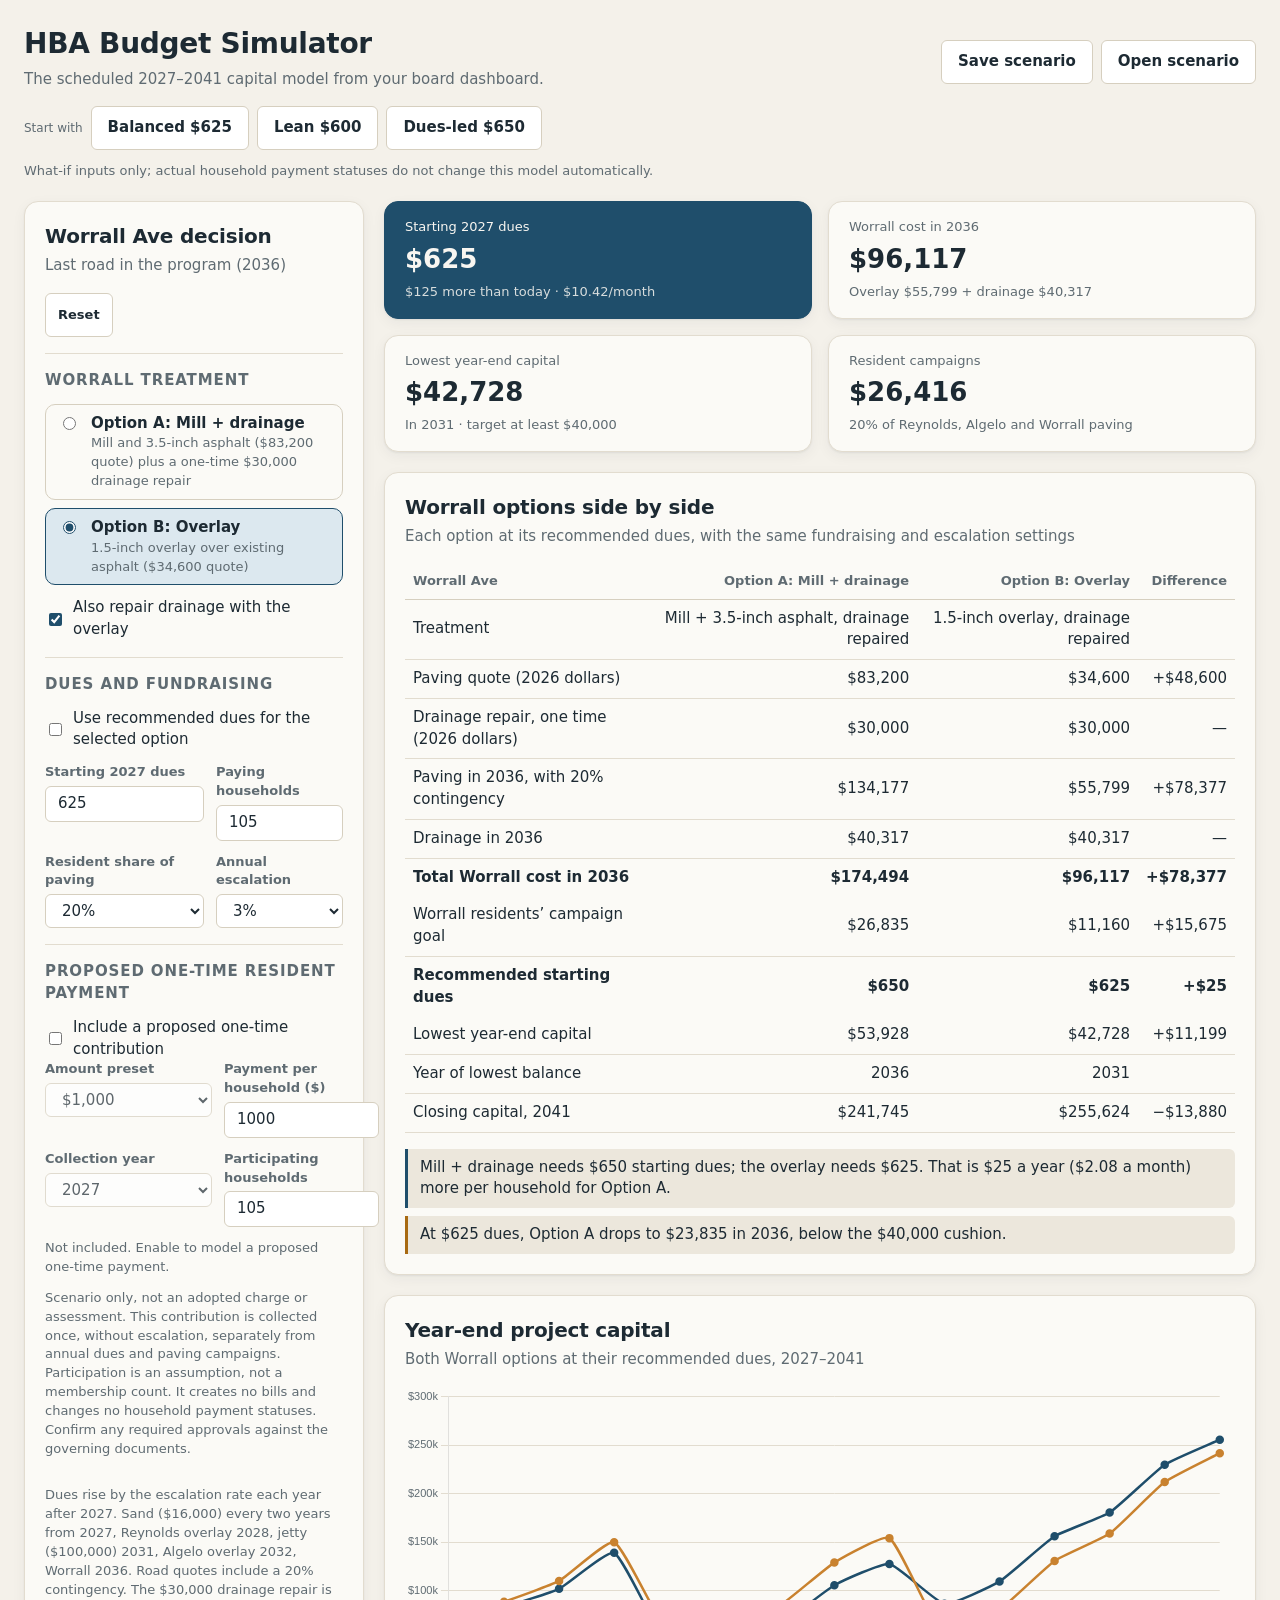
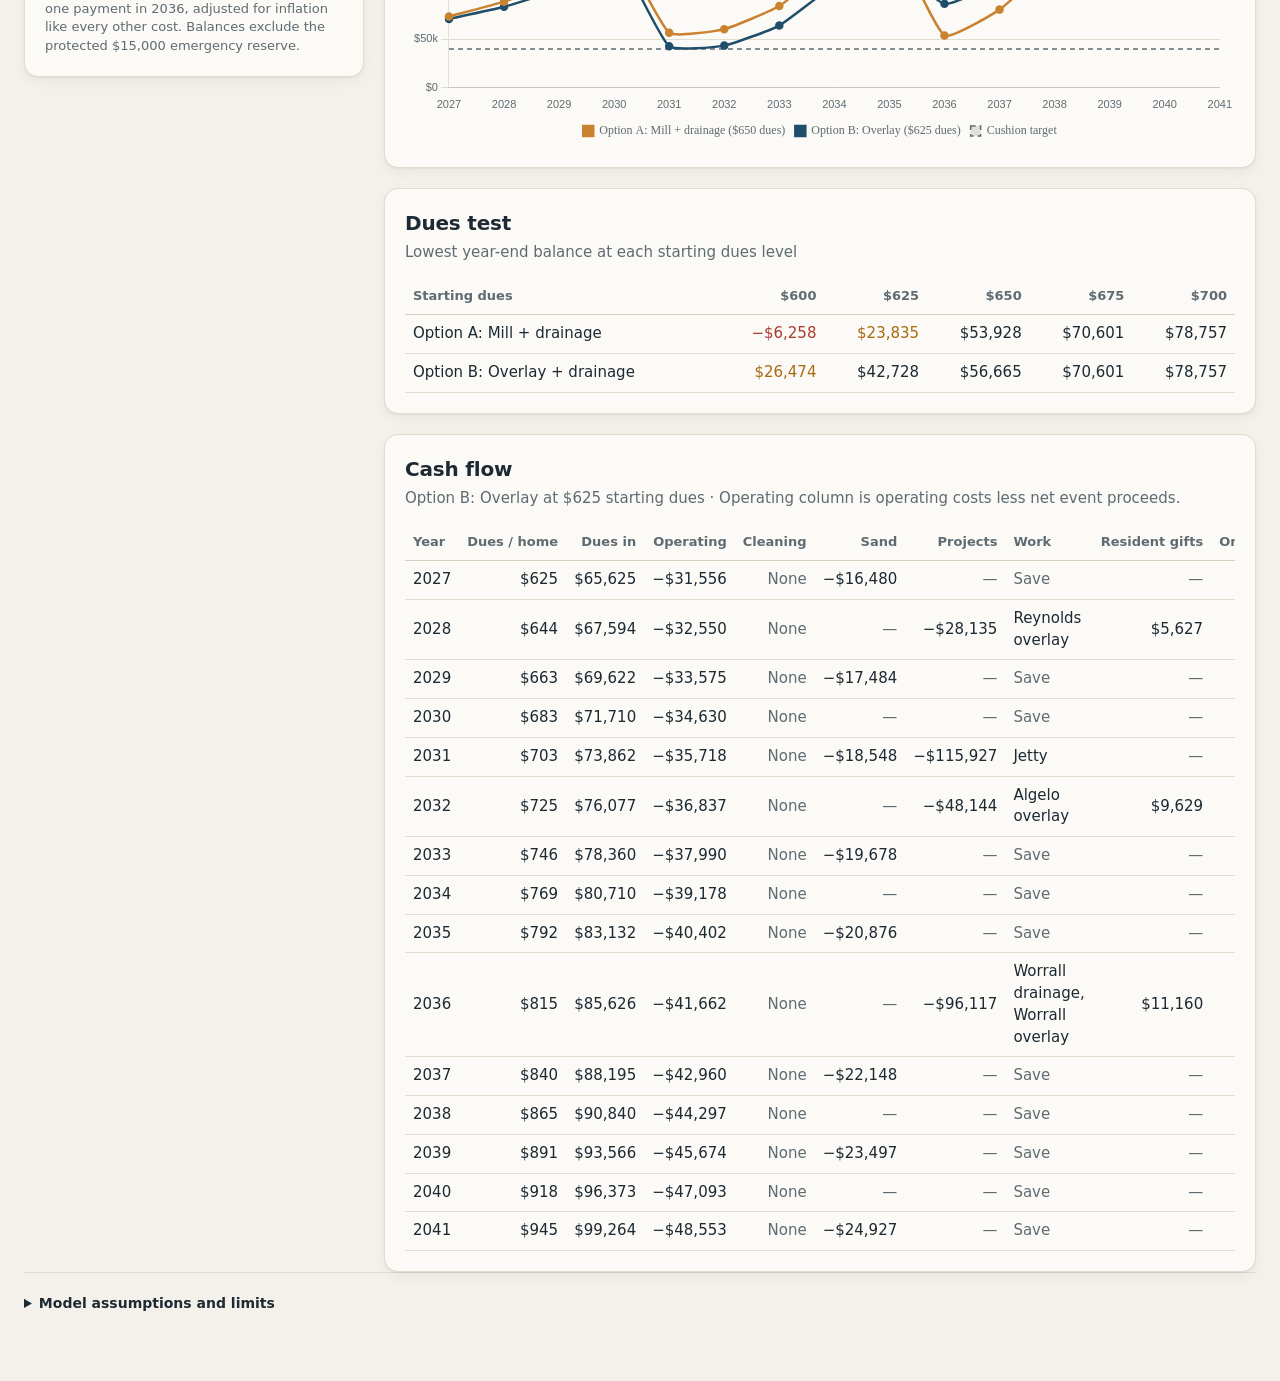
<file: private-app/board-budget/dashboard.html>
<!doctype html><html lang="en"><head><meta charset="utf-8"><meta name="viewport" content="width=device-width,initial-scale=1">
<title>HBA Budget Simulator</title>
<link href="https://api.fontshare.com/v2/css?f[]=satoshi@400,500,700&f[]=general-sans@500,600&display=swap" rel="stylesheet">
<link rel="stylesheet" href="styles.css"><link rel="stylesheet" href="simulator.css">
<script src="../sand-school/vendor/chart.umd.min.js"></script></head>
<body><main class="simulator-page"><header class="simulator-top"><div><h1>HBA Budget Simulator</h1><p class="muted">The scheduled 2027–2041 capital model from your board dashboard.</p></div>
<div class="btn-row"><button class="btn btn-ghost" id="sim-save" type="button">Save scenario</button><label class="btn btn-ghost" for="sim-open">Open scenario</label><input type="file" id="sim-open" accept=".json,application/json" hidden></div></header>
<div class="sim-presets"><span>Start with</span><button type="button" class="btn btn-ghost" data-preset="balanced">Balanced $625</button><button type="button" class="btn btn-ghost" data-preset="lean">Lean $600</button><button type="button" class="btn btn-ghost" data-preset="dues">Dues-led $650</button></div>
<p class="note" id="sim-save-state" role="status">What-if inputs only; actual household payment statuses do not change this model automatically.</p>
<section class="view active" id="view-capital">
      <div class="sim">
        <div class="card sim-controls">
          <div class="card-head"><div><h2>Worrall Ave decision</h2><p class="muted">Last road in the program (2036)</p></div><button class="btn btn-ghost btn-sm" id="capReset">Reset</button></div>
          <div class="ctl-group">
            <h3>Worrall treatment</h3>
            <div class="radio-cards" id="capOption">
              <label><input type="radio" name="capopt" value="A"><span><b>Option A: Mill + drainage</b><small>Mill and 3.5-inch asphalt ($83,200 quote) plus a one-time $30,000 drainage repair</small></span></label>
              <label><input type="radio" name="capopt" value="B"><span><b>Option B: Overlay</b><small>1.5-inch overlay over existing asphalt ($34,600 quote)</small></span></label>
            </div>
            <label class="check"><input type="checkbox" id="capDrainB"> Also repair drainage with the overlay</label>
          </div>
          <div class="ctl-group">
            <h3>Dues and fundraising</h3>
            <label class="check" style="margin-bottom:var(--space-3)"><input type="checkbox" id="capAutoDues"> Use recommended dues for the selected option</label>
            <div class="form-grid">
              <label>Starting 2027 dues<input type="number" id="capDues" min="400" max="1200" step="5"></label>
              <label>Paying households<input type="number" id="capHH" min="50" max="112" step="1"></label>
              <label>Resident share of paving<select id="capFund"><option value="0">0% (dues only)</option><option value="0.1">10%</option><option value="0.2">20%</option><option value="0.3">30%</option></select></label>
              <label>Annual escalation<select id="capEsc"><option value="0.02">2%</option><option value="0.03">3%</option><option value="0.04">4%</option></select></label>
            </div>
          </div>
          <div class="ctl-group" id="cap-clean-private" hidden>
            <h3>Three-year beach cleaning allowance</h3>
            <label class="check"><input type="checkbox" id="capCleanEnabled"> Include beach cleaning contract allowance</label>
            <div class="form-grid">
              <label>Quoted amount ($)<input id="capCleanAmount" type="number" min="0" max="1000000" step="0.01"></label>
              <label>Price covers<select id="capCleanBasis"><option value="annual">Each year</option><option value="total">All three years</option></select></label>
              <label>Provisional first year<select id="capCleanYear"></select></label>
            </div>
            <p class="note" id="capCleanSummary"></p>
            <p class="note">Board-only planning from an unsigned sample agreement. The private source provides a fixed per-cleaning price and eight cleanings per season. No escalation or automatic renewal is applied. Rescheduling does not reduce the eight-cleaning annual allowance. Check operating-budget overlap before adoption. Exported board scenarios may include private costs; do not share them publicly.</p>
          </div>
          <div class="ctl-group">
            <h3>Proposed one-time resident payment</h3>
            <label class="check"><input type="checkbox" id="capOnceEnabled"> Include a proposed one-time contribution</label>
            <div class="form-grid">
              <label>Amount preset<select id="capOncePreset"><option value="250">$250</option><option value="500">$500</option><option value="1000">$1,000</option><option value="1500">$1,500</option><option value="2000">$2,000</option><option value="custom">Custom amount</option></select></label>
              <label>Payment per household ($)<input type="number" id="capOnceAmount" min="0" max="1000000" step="0.01"></label>
              <label>Collection year<select id="capOnceYear"></select></label>
              <label>Participating households<input type="number" id="capOnceHH" min="0" max="1000" step="1"></label>
            </div>
            <p class="note" id="capOnceSummary" role="status"></p>
            <p class="note">Scenario only, not an adopted charge or assessment. This contribution is collected once, without escalation, separately from annual dues and paving campaigns. Participation is an assumption, not a membership count. It creates no bills and changes no household payment statuses. Confirm any required approvals against the governing documents.</p>
          </div>

          <p class="note">Dues rise by the escalation rate each year after 2027. Sand ($16,000) every two years from 2027, Reynolds overlay 2028, jetty ($100,000) 2031, Algelo overlay 2032, Worrall 2036. Road quotes include a 20% contingency. The $30,000 drainage repair is one payment in 2036, adjusted for inflation like every other cost. Balances exclude the protected $15,000 emergency reserve.</p>
        </div>

        <div class="sim-results">
          <div class="kpis kpis-4" id="capKpis"></div>

          <div class="card">
            <div class="card-head"><div><h2>Worrall options side by side</h2><p class="muted">Each option at its recommended dues, with the same fundraising and escalation settings</p></div></div>
            <div class="tbl-scroll"><table class="tbl compact" id="capCompare"></table></div>
            <div class="callouts" id="capCallouts"></div>
          </div>

          <div class="card">
            <div class="card-head"><div><h2>Year-end project capital</h2><p class="muted">Both Worrall options at their recommended dues, 2027–2041</p></div></div>
            <div class="chart-wrap tall"><canvas id="chartCapital" aria-label="Year-end project capital by Worrall option"></canvas></div>
          </div>

          <div class="card">
            <div class="card-head"><div><h2>Dues test</h2><p class="muted">Lowest year-end balance at each starting dues level</p></div></div>
            <div class="tbl-scroll"><table class="tbl compact" id="capDuesTest"></table></div>
          </div>

          <div class="card">
            <div class="card-head"><div><h2>Cash flow</h2><p class="muted" id="capFlowSub"></p></div></div>
            <div class="tbl-scroll"><table class="tbl compact" id="capFlow"></table></div>
          </div>
        </div>
      </div>
    </section>
<details class="sim-assumptions"><summary>Model assumptions and limits</summary><p>Opening capital $53,292.78; operating base $32,195; annual net event proceeds $1,605.30; 105 paying households by default. Sand $16,000 every two years from 2027; Reynolds overlay 2028; one $100,000 jetty 2031; Algelo overlay 2032; Worrall drainage and paving 2036. Base estimates are in 2026 dollars. Paving has 20% contingency. The separate $15,000 emergency reserve is excluded.</p><p>Automatic recommended dues use a $40,000 year-end capital cushion and $25 increments. These are modeling assumptions, not board-adopted dues or reserve policy. No monthly cash-flow, interest, second jetty, storm costs, current quotes, engineering approvals or permit validity is established.</p></details>
</main><script src="app.js"></script></body></html>
</file>
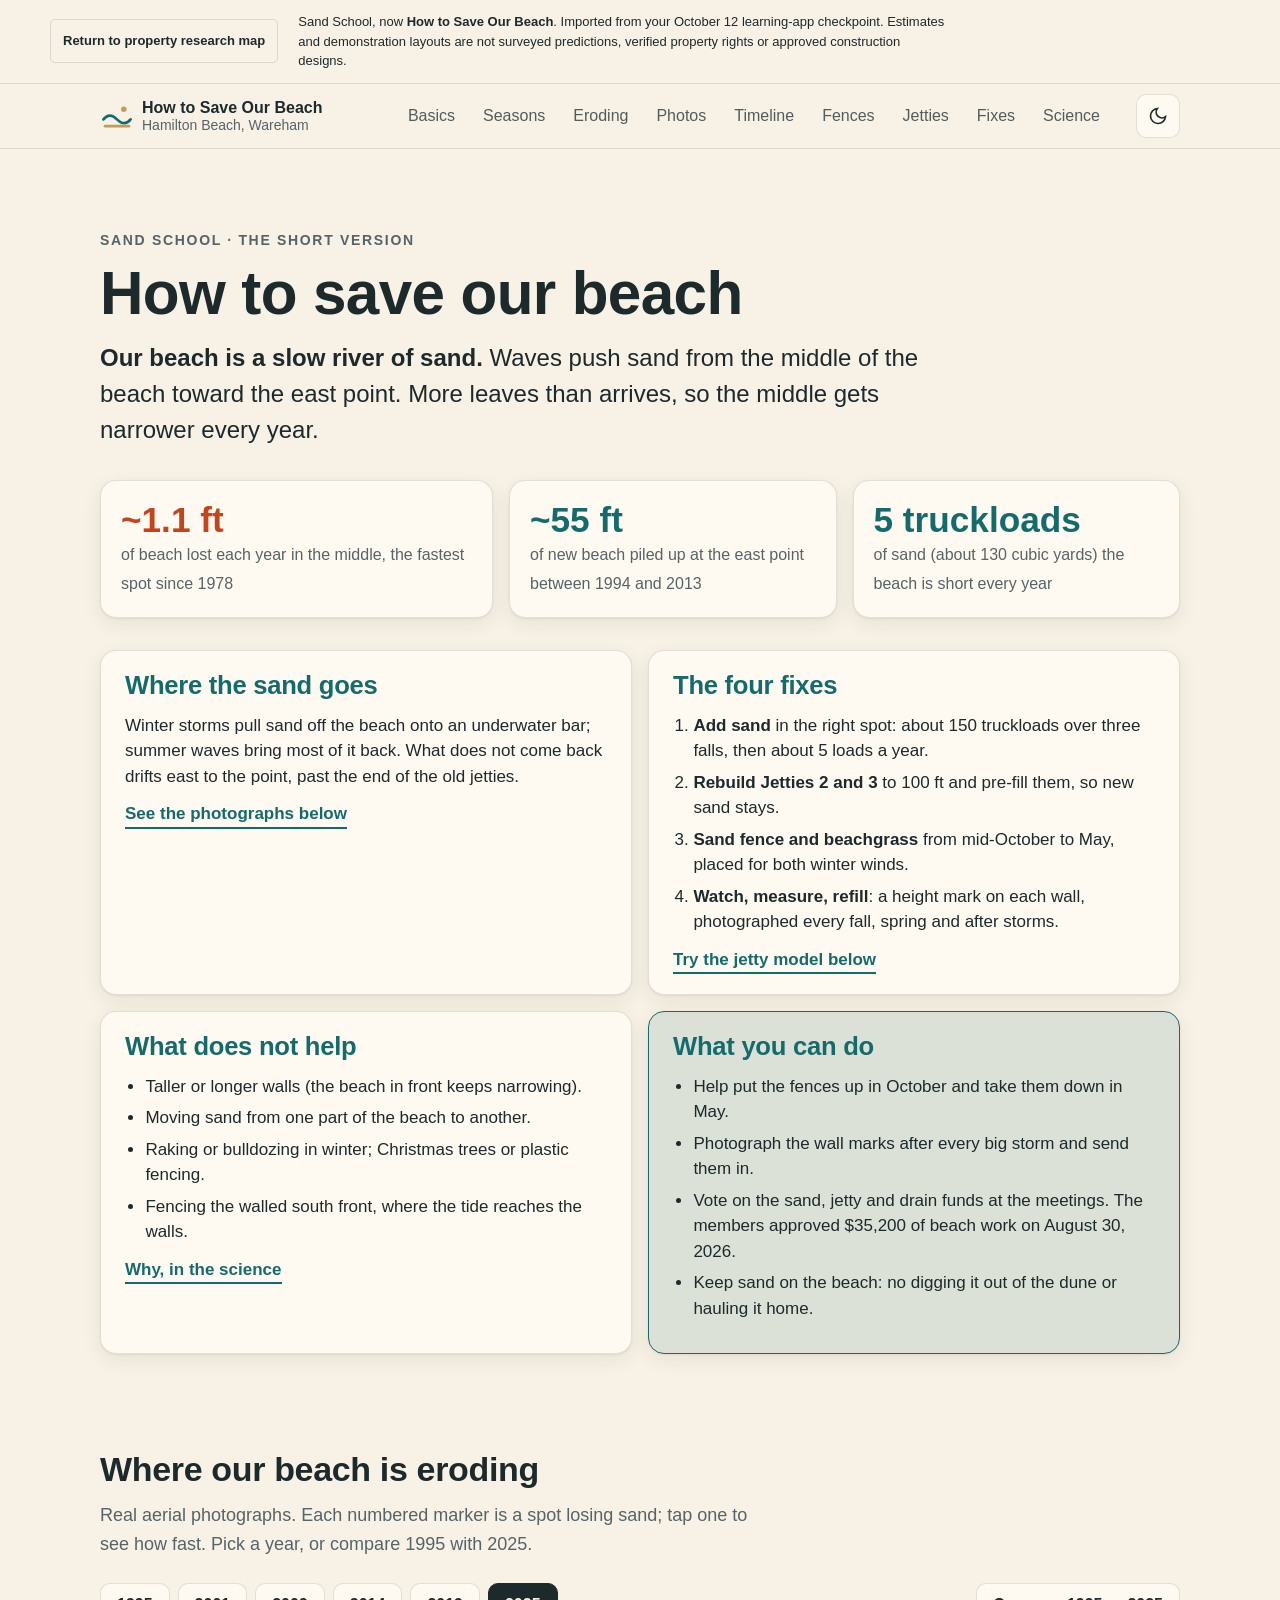
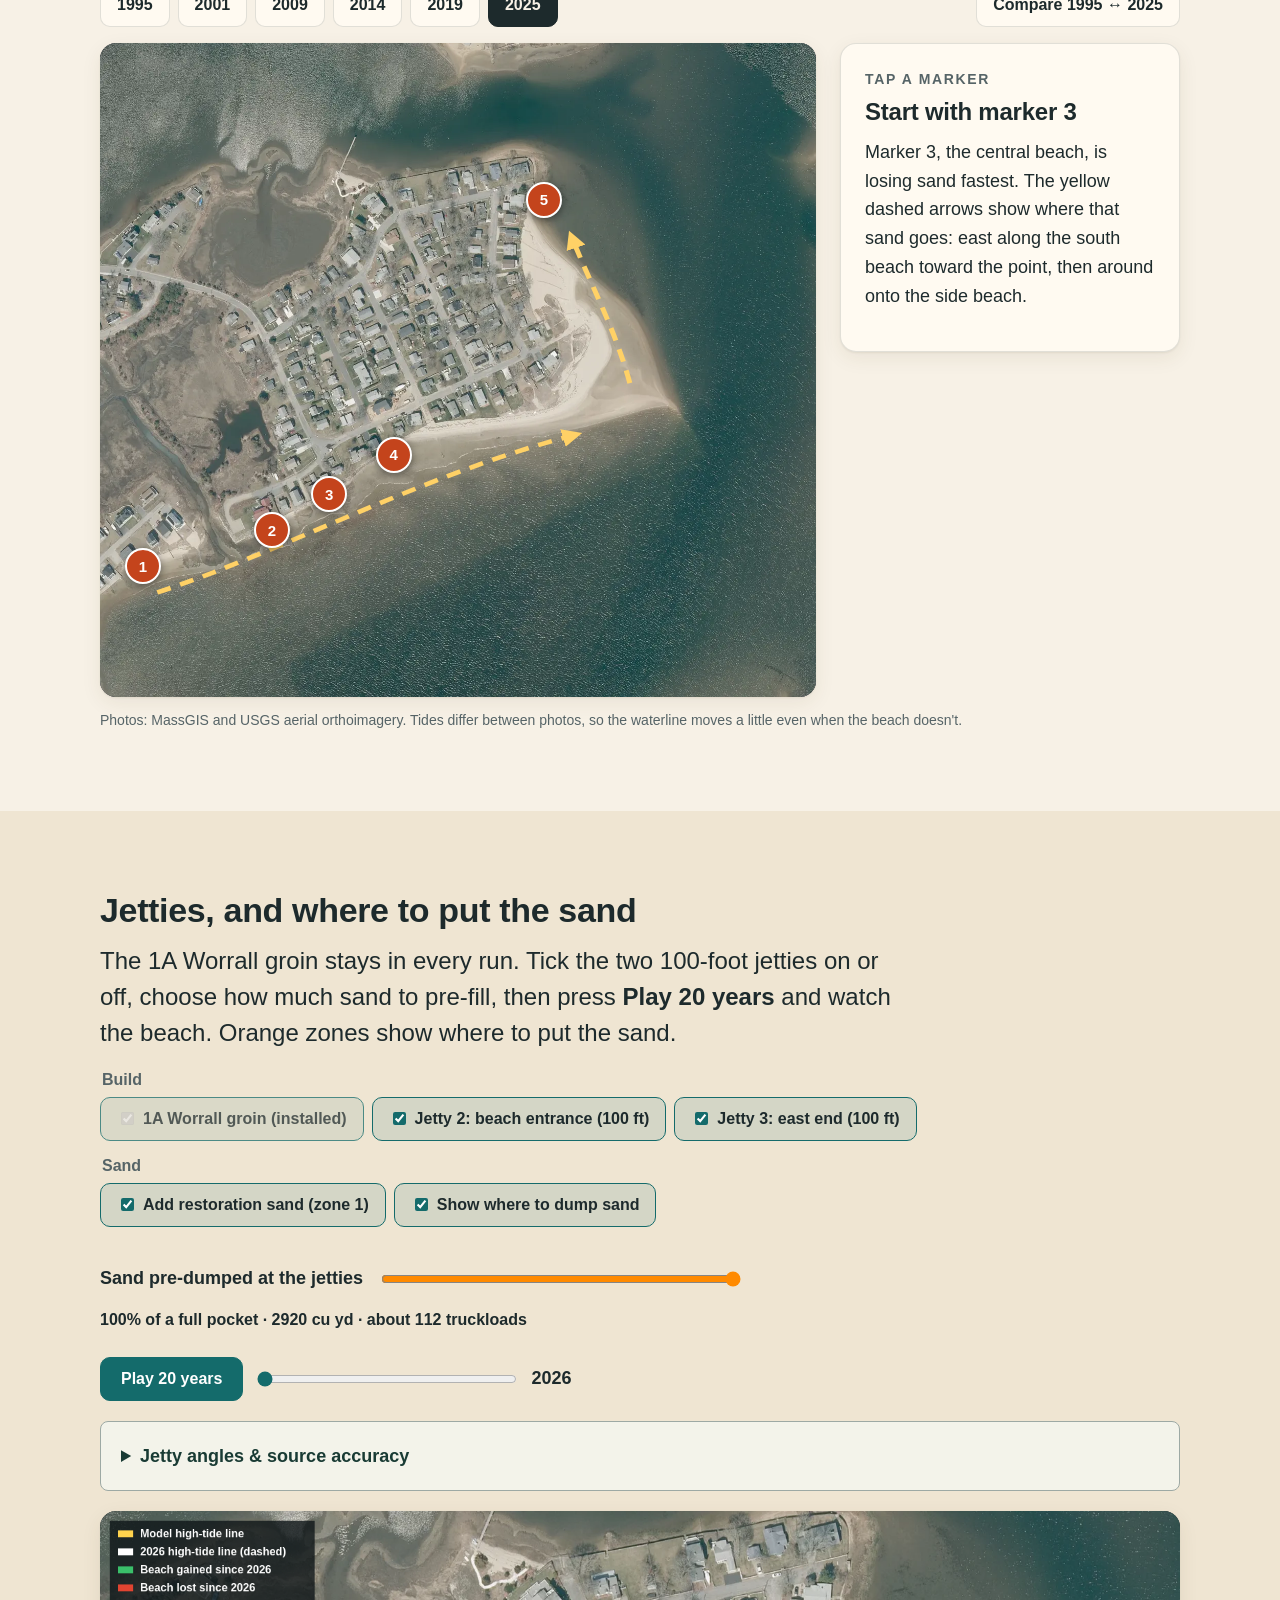
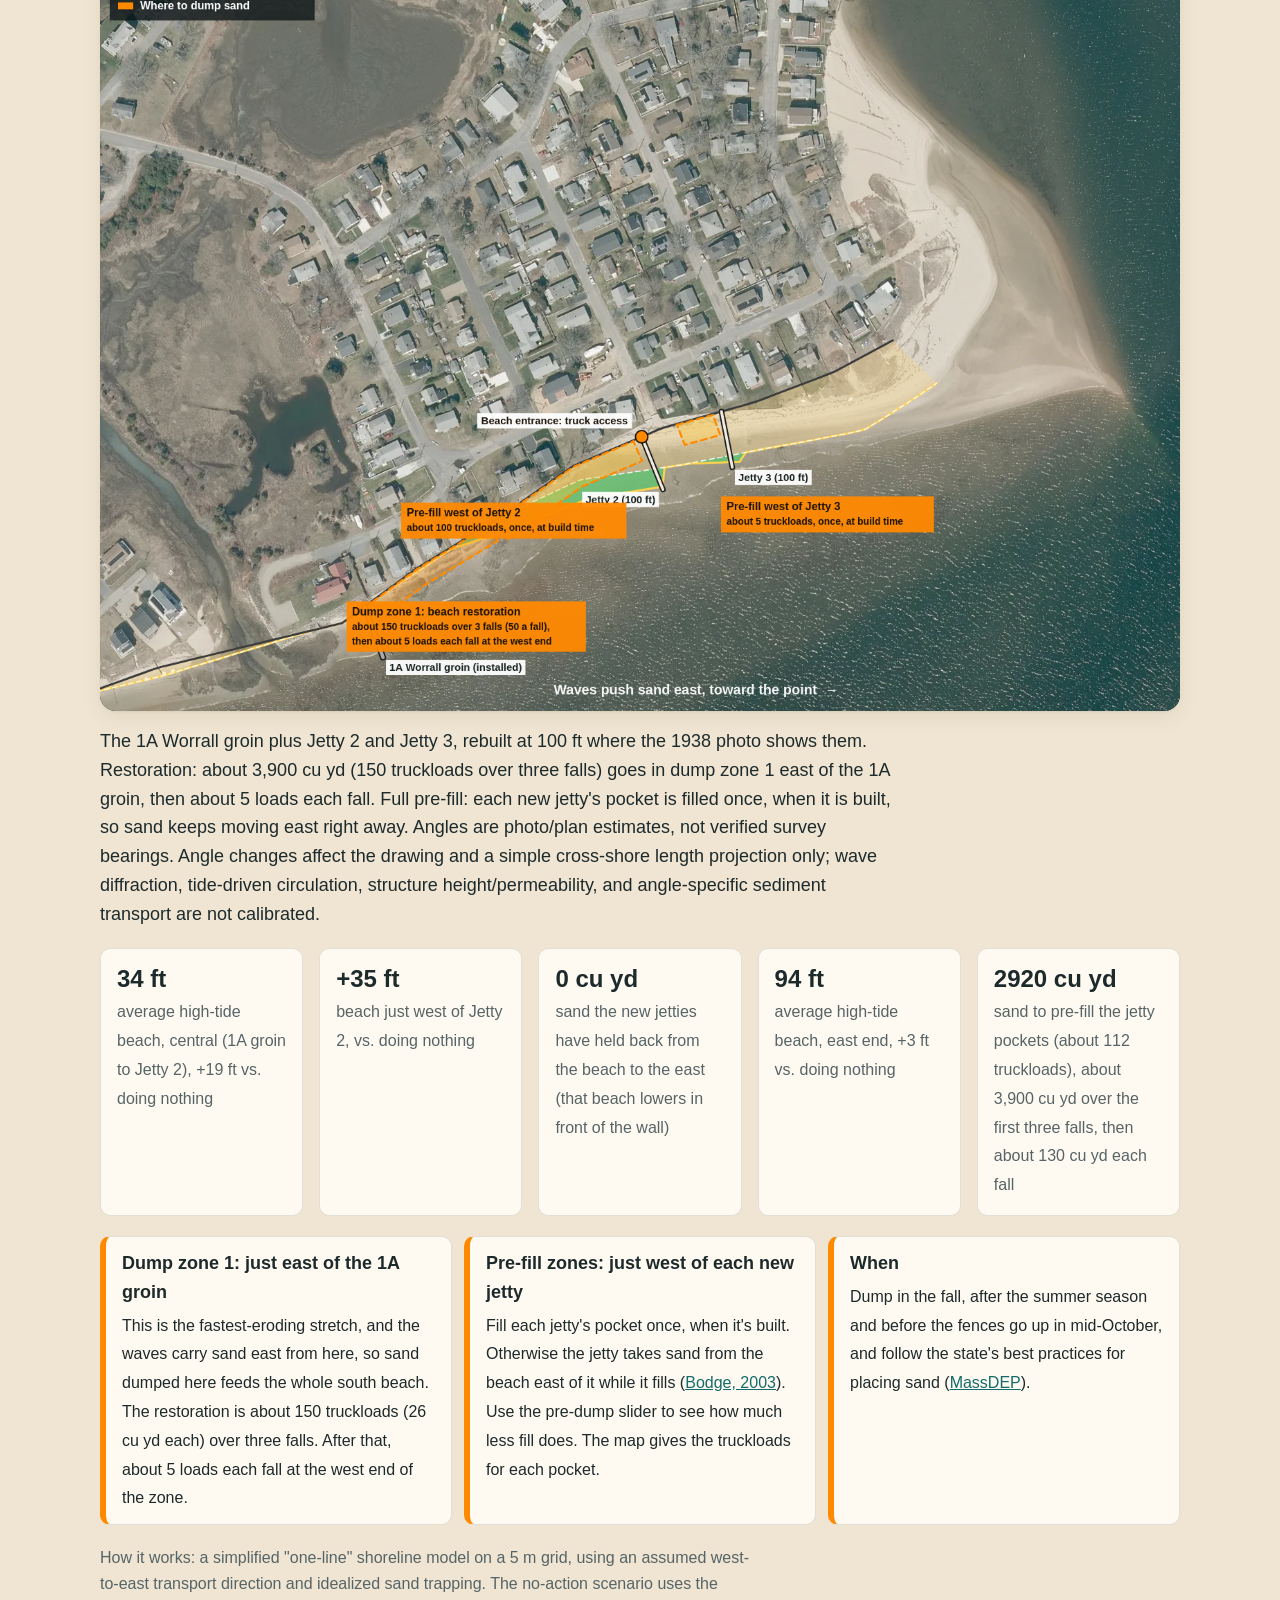
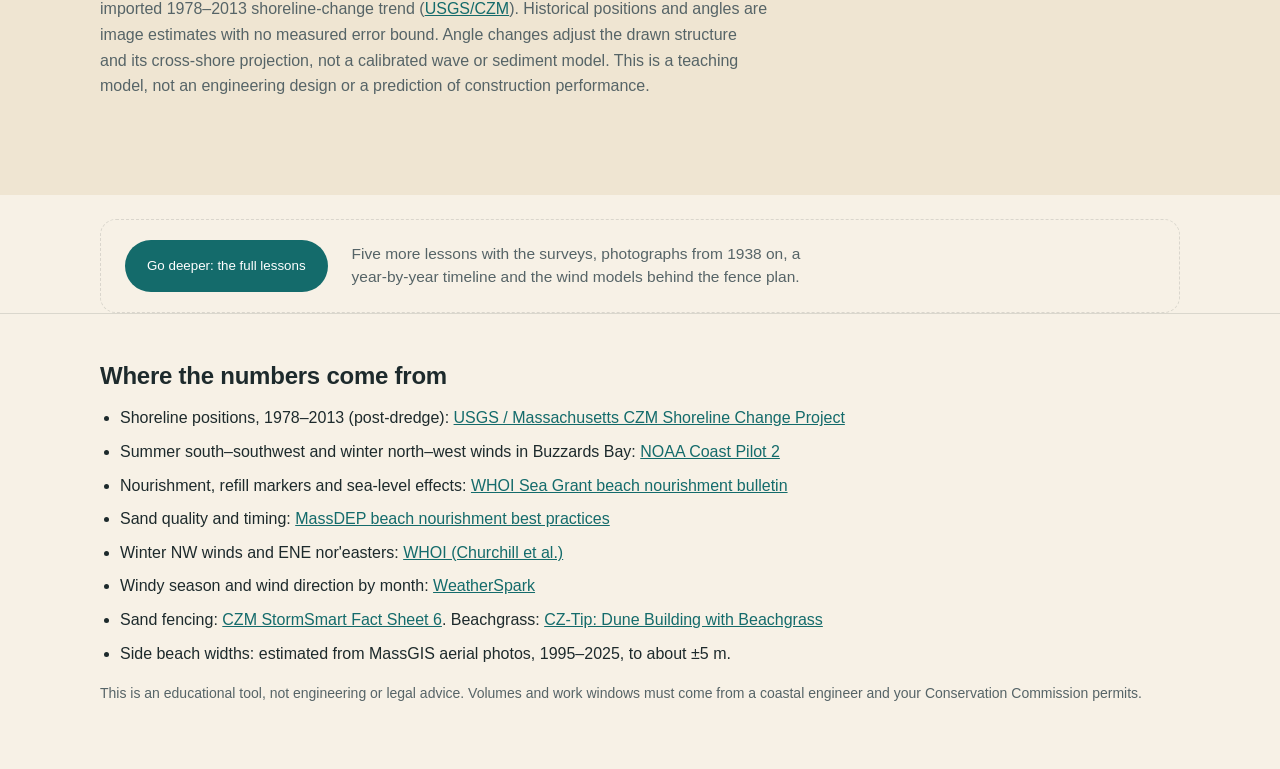
<file: private-app/sand-school/learn.html>
<!DOCTYPE html>
<html lang="en">
<head>
<meta charset="utf-8">
<meta name="viewport" content="width=device-width, initial-scale=1">
<title>How to Save Our Beach: Hamilton Beach, Wareham</title>
<meta name="description" content="How to save our beach: a plain-language guide to erosion, sand fences, jetties and sand placement at Hamilton Beach in Wareham, Massachusetts.">
<link rel="icon" href="data:image/svg+xml,%3Csvg xmlns='http://www.w3.org/2000/svg' viewBox='0 0 32 32'%3E%3Crect width='32' height='32' rx='7' fill='%23f3e7cf'/%3E%3Cpath d='M4 20c4-5 8-5 12 0s8 5 12 0' stroke='%23146b6b' stroke-width='3' fill='none' stroke-linecap='round'/%3E%3Cpath d='M4 26h24' stroke='%23c79a4e' stroke-width='3' stroke-linecap='round'/%3E%3C/svg%3E">
<link rel="preconnect" href="https://api.fontshare.com">
<link href="https://api.fontshare.com/v2/css?f[]=chillax@500,600&f[]=general-sans@400,500,600&display=swap" rel="stylesheet">
<link rel="stylesheet" href="style.css">
<script src="jetty-geometry.js" defer></script>
<script src="sims.js" defer></script>
<script src="app.js" defer></script>
<link rel="stylesheet" href="integration.css">
<script src="integration.js" defer></script>
</head>
<body>
<a class="skip" href="#main">Skip to content</a>
<header class="top">
  <div class="wrap top-in">
    <a href="#" class="brand" aria-label="How to Save Our Beach home">
      <svg class="logo" viewBox="0 0 40 40" fill="none" aria-hidden="true">
        <path d="M4 24c5-6 10-6 16 0s11 6 16 0" stroke="currentColor" stroke-width="3.2" stroke-linecap="round"/>
        <path d="M6 32h28" stroke="var(--sand-strong)" stroke-width="3.2" stroke-linecap="round"/>
        <circle cx="28" cy="12" r="3.2" fill="var(--sand-strong)"/>
      </svg>
      <span>How to Save Our Beach <small>Hamilton Beach, Wareham</small></span>
    </a>
    <nav aria-label="Lessons">
      <a href="#basics">Basics</a>
      <a href="#seasons">Seasons</a>
      <a href="#beach">Eroding</a>
      <a href="#old">Photos</a>
      <a href="#timeline">Timeline</a>
      <a href="#wind">Fences</a>
      <a href="#jetty">Jetties</a>
      <a href="#fix">Fixes</a>
      <a href="#science">Science</a>
    </nav>
    <button class="theme" id="themeBtn" aria-label="Switch dark or light mode" title="Dark / light mode">
      <svg viewBox="0 0 24 24" width="20" height="20" fill="none" stroke="currentColor" stroke-width="2" aria-hidden="true"><path d="M21 12.8A9 9 0 1 1 11.2 3a7 7 0 0 0 9.8 9.8z"/></svg>
    </button>
  </div>
</header>

<main id="main">
<section class="hero wrap hero-short">
  <p class="eyebrow">Sand School · the short version</p>
  <h1>How to save our beach</h1>
  <p class="lede"><strong>Our beach is a slow river of sand.</strong> Waves push sand from the middle of the beach toward the east point. More leaves than arrives, so the middle gets narrower every year.</p>
  <div class="facts">
    <div class="fact"><b>~1.1 ft</b><span>of beach lost each year in the middle, the fastest spot since 1978</span></div>
    <div class="fact"><b>~55 ft</b><span>of new beach piled up at the east point between 1994 and 2013</span></div>
    <div class="fact"><b>5 truckloads</b><span>of sand (about 130 cubic yards) the beach is short every year</span></div>
  </div>
  <div class="short-grid">
    <article class="short-card"><h2>Where the sand goes</h2><p>Winter storms pull sand off the beach onto an underwater bar; summer waves bring most of it back. What does not come back drifts east to the point, past the end of the old jetties.</p><a href="#beach" class="short-more">See the photographs below</a></article>
    <article class="short-card"><h2>The four fixes</h2><ol><li><strong>Add sand</strong> in the right spot: about 150 truckloads over three falls, then about 5 loads a year.</li><li><strong>Rebuild Jetties 2 and 3</strong> to 100 ft and pre-fill them, so new sand stays.</li><li><strong>Sand fence and beachgrass</strong> from mid-October to May, placed for both winter winds.</li><li><strong>Watch, measure, refill</strong>: a height mark on each wall, photographed every fall, spring and after storms.</li></ol><a href="#jetty" class="short-more">Try the jetty model below</a></article>
    <article class="short-card"><h2>What does not help</h2><ul><li>Taller or longer walls (the beach in front keeps narrowing).</li><li>Moving sand from one part of the beach to another.</li><li>Raking or bulldozing in winter; Christmas trees or plastic fencing.</li><li>Fencing the walled south front, where the tide reaches the walls.</li></ul><a href="#science" class="short-more" data-deeper>Why, in the science</a></article>
    <article class="short-card short-card-you"><h2>What you can do</h2><ul><li>Help put the fences up in October and take them down in May.</li><li>Photograph the wall marks after every big storm and send them in.</li><li>Vote on the sand, jetty and drain funds at the meetings. The members approved $35,200 of beach work on August 30, 2026.</li><li>Keep sand on the beach: no digging it out of the dune or hauling it home.</li></ul></article>
  </div>
</section>


<section id="beach" class="wrap sec">
  <h2>Where our beach is eroding</h2>
  <p class="sub">Real aerial photographs. Each numbered marker is a spot losing sand; tap one to see how fast. Pick a year, or compare 1995 with 2025.</p>
  <div class="years" role="group" aria-label="Choose photo year">
    <button class="yr" data-y="1995">1995</button><button class="yr" data-y="2001">2001</button><button class="yr" data-y="2009">2009</button><button class="yr" data-y="2014">2014</button><button class="yr" data-y="2019">2019</button><button class="yr active" data-y="2025">2025</button>
    <button class="yr cmp" id="cmpBtn" aria-pressed="false">Compare 1995 ↔ 2025</button>
  </div>
  <div class="photo-grid">
    <div class="photo" id="photo">
      <img id="photoBase" src="img/hb_2025.webp" width="1400" height="1279" alt="Aerial photo of Hamilton Beach, Wareham, in 2025">
      <div class="clip" id="clip" hidden><img src="img/hb_1995.webp" width="1400" height="1279" alt="Aerial photo of Hamilton Beach in 1995 (black and white)"></div>
      <input type="range" id="cmpRange" min="0" max="100" value="50" aria-label="Compare divider position" hidden>
      <div class="cmp-labels" id="cmpLabels" hidden><span>1995</span><span>2025</span></div>
      <div id="spots"></div>
      <svg class="arrows" viewBox="0 0 100 100" preserveAspectRatio="none" aria-hidden="true">
        <defs><marker id="ah" markerWidth="4" markerHeight="4" refX="2" refY="2" orient="auto"><path d="M0 0 L4 2 L0 4z" fill="#ffd166"/></marker></defs>
        <path d="M8 84 C 25 78, 45 66, 66 60" stroke="#ffd166" stroke-width="0.7" fill="none" stroke-dasharray="2 1.4" marker-end="url(#ah)"/>
        <path d="M74 52 C 72 44, 69 38, 66 30" stroke="#ffd166" stroke-width="0.7" fill="none" stroke-dasharray="2 1.4" marker-end="url(#ah)"/>
      </svg>
    </div>
    <aside class="spot-panel" id="spotPanel" aria-live="polite">
      <p class="eyebrow">Tap a marker</p>
      <h3>Start with marker 3</h3>
      <p>Marker 3, the central beach, is losing sand fastest. The yellow dashed arrows show where that sand goes: east along the south beach toward the point, then around onto the side beach.</p>
    </aside>
  </div>
  <p class="credit">Photos: MassGIS and USGS aerial orthoimagery. Tides differ between photos, so the waterline moves a little even when the beach doesn't.</p>
</section>

<section id="jetty" class="band">
  <div class="wrap">
    <h2>Jetties, and where to put the sand</h2>
    <p class="lede">The 1A Worrall groin stays in every run. Tick the two 100-foot jetties on or off, choose how much sand to pre-fill, then press <strong>Play 20 years</strong> and watch the beach. Orange zones show where to put the sand.</p>
    <div class="jet-ctl">
      <fieldset class="seg"><legend>Build</legend>
        <label class="fixed"><input type="checkbox" checked disabled> 1A Worrall groin (installed)</label>
        <label><input type="checkbox" id="jt2" checked> Jetty 2: beach entrance (100 ft)</label>
        <label><input type="checkbox" id="jt3" checked> Jetty 3: east end (100 ft)</label>
      </fieldset>
      <fieldset class="seg"><legend>Sand</legend>
        <label><input type="checkbox" id="jsand" checked> Add restoration sand (zone 1)</label>
        <label><input type="checkbox" id="jdump" checked> Show where to dump sand</label>
      </fieldset>
      <div class="pf-ctl"><label for="jpf"><b>Sand pre-dumped at the jetties</b></label>
        <input type="range" id="jpf" min="0" max="100" step="10" value="100" aria-describedby="jpfo">
        <output id="jpfo" for="jpf">100% of a full pocket</output></div>
      <div class="jet-time"><button class="btn primary" id="jPlay" type="button">Play 20 years</button>
        <label for="jYears" class="sr-only">Year</label><input type="range" id="jYears" min="0" max="20" step="1" value="0"><output id="jYear">2026</output></div>
    </div>
    <details class="jetty-angle-review"><summary>Jetty angles & source accuracy</summary>
      <p>Previously all structures followed the local shoreline normal. They now have separate image-based orientations. The installed 1A groin stays fixed at an approximate 160° display bearing. Jetty 2 starts at 158° and Jetty 3 at 169°, visually traced from your circled 1938 photo. These are estimates, not survey bearings; a historical photo does not establish an approved rebuild alignment.</p>
      <p>Bearings are clockwise from image north: 90° east, 180° south. The aerial is treated as north-up. Use these controls to explore orientation uncertainty, not to select a construction angle. The model adjusts only cross-shore projected length, not full coastal dynamics.</p>
      <label>Jetty 2 image bearing <input type="number" id="jAngle2" min="110" max="210" step="1" value="158"> degrees</label>
      <label>Jetty 3 image bearing <input type="number" id="jAngle3" min="110" max="210" step="1" value="169"> degrees</label>
      <button type="button" id="jAngleReset">Reset photo estimates</button>
      <p>The earlier “15–30 ft” placement estimate was not a measured error bound. Historical registration and structure endpoints remain uncertain. A measured/as-built plan and coastal-engineer review are needed for reliable design or forecasts.</p>
      <div class="jetty-angle-sources"><a href="img/cmp_1938_aligned.webp" target="_blank" rel="noopener"><img loading="lazy" src="img/cmp_1938_aligned.webp" alt="Aligned historical aerial used for approximate jetty directions">Aligned historical image</a><a href="../ch91/NOI-Plan-JETTI-6-25-20.pdf" target="_blank" rel="noopener">Supplied 2020 1A Worrall plan (application, not an issued approval)</a></div>
    </details>
    <div class="jet-canvas"><canvas id="jettyCanvas" width="1560" height="1155" role="img" aria-label="Illustrative aerial with separately oriented jetties; bearings are photo estimates, not surveyed or engineered alignments."></canvas></div>
    <p class="jet-note" id="jNote"></p>
    <div class="jet-out" id="jOut" aria-live="polite"></div>
    <div class="dump-cards">
      <div><b>Dump zone 1: just east of the 1A groin</b><span>This is the fastest-eroding stretch, and the waves carry sand east from here, so sand dumped here feeds the whole south beach. The restoration is about 150 truckloads (26 cu yd each) over three falls. After that, about 5 loads each fall at the west end of the zone.</span></div>
      <div><b>Pre-fill zones: just west of each new jetty</b><span>Fill each jetty's pocket once, when it's built. Otherwise the jetty takes sand from the beach east of it while it fills (<a href="https://www.olsen-associates.com/sites/default/files/docs/pubs/Bodge_Design%20Aspects%20of%20Groins%20and%20Jetties%202002.pdf" target="_blank" rel="noopener">Bodge, 2003</a>). Use the pre-dump slider to see how much less fill does. The map gives the truckloads for each pocket.</span></div>
      <div><b>When</b><span>Dump in the fall, after the summer season and before the fences go up in mid-October, and follow the state's best practices for placing sand (<a href="https://www.mass.gov/doc/beach-nourishment-massdeps-guide-to-best-management-practices-for-projects-in-ma/download" target="_blank" rel="noopener">MassDEP</a>).</span></div>
    </div>
    <p class="note">How it works: a simplified "one-line" shoreline model on a 5 m grid, using an assumed west-to-east transport direction and idealized sand trapping. The no-action scenario uses the imported 1978–2013 shoreline-change trend (<a href="https://www.usgs.gov/data/massachusetts-shoreline-change-project-2021-update-a-gis-compilation-shoreline-change-rates" target="_blank" rel="noopener">USGS/CZM</a>). Historical positions and angles are image estimates with no measured error bound. Angle changes adjust the drawn structure and its cross-shore projection, not a calibrated wave or sediment model. This is a teaching model, not an engineering design or a prediction of construction performance.</p>
  </div>
</section>

<section class="wrap short-actions-wrap">
  <div class="short-actions"><button type="button" class="short-btn" id="deeperBtn" aria-expanded="false" aria-controls="deeper">Go deeper: the full lessons</button><p class="short-note">Five more lessons with the surveys, photographs from 1938 on, a year-by-year timeline and the wind models behind the fence plan.</p></div>
</section>

<div id="deeper" class="deeper" hidden>
<section id="basics" class="band">
  <div class="wrap">
    <h2>Lesson 1: Erosion in three ideas</h2>
    <ol class="ideas">
      <li>
        <h3>Waves move sand sideways</h3>
        <p>Waves usually hit the beach at an angle. Each wave pushes sand up the beach at that angle, and the backwash pulls it straight down. Repeat that thousands of times a day and the sand zig-zags along the shore. Scientists call this <dfn>longshore drift</dfn>. At Hamilton Beach the winds and waves come mostly from the south and southwest, so sand drifts <strong>from west to east</strong>, toward the point.</p>
      </li>
      <li>
        <h3>Erosion means more sand leaves than arrives</h3>
        <p>Every stretch of beach loses sand downstream. It only stays the same size if the same amount of new sand arrives from upstream. When something blocks the supply, such as walls, jetties or groins to the west, that stretch shrinks. That shrinking is <dfn>erosion</dfn>. The sand isn't destroyed. It just moved somewhere else.</p>
      </li>
      <li>
        <h3>Sand piles up where the river slows</h3>
        <p>The sand ends up wherever the drift slows down: against a groin, around a point, or in a quiet corner. At Hamilton Beach that's the east point and the south end of the Reynolds Avenue side beach. Those parts have been <strong>growing</strong> while the middle of the beach shrinks.</p>
      </li>
    </ol>
    <figure class="drift">
      <svg viewBox="0 0 800 220" role="img" aria-labelledby="driftT">
        <title id="driftT">Diagram: waves arrive at an angle, push sand up the beach, and the backwash pulls it straight down, so sand zig-zags along the shore.</title>
        <rect x="0" y="0" width="800" height="90" fill="var(--sand)"/>
        <rect x="0" y="90" width="800" height="130" fill="var(--sea)"/>
        <path id="zz" d="M60 86 L130 46 L130 86 L200 46 L200 86 L270 46 L270 86 L340 46 L340 86 L410 46 L410 86 L480 46 L480 86 L550 46 L550 86 L620 46 L620 86 L690 46" stroke="var(--ink)" stroke-width="2.5" fill="none" stroke-dasharray="6 5"/>
        <circle r="7" fill="var(--sand-strong)" stroke="var(--ink)" stroke-width="2"><animateMotion dur="9s" repeatCount="indefinite"><mpath href="#zz"/></animateMotion></circle>
        <g stroke="var(--foam)" stroke-width="3" fill="none" stroke-linecap="round">
          <path d="M40 200 L140 110"/><path d="M180 200 L280 110"/><path d="M320 200 L420 110"/><path d="M460 200 L560 110"/><path d="M600 200 L700 110"/>
        </g>
        <text x="20" y="28" class="svgt">Beach</text>
        <text x="20" y="214" class="svgt light">Waves arrive at an angle from the southwest</text>
        <text x="560" y="28" class="svgt">Sand drifts east →</text>
      </svg>
      <figcaption>Up the beach at an angle, straight back down: each wave nudges the sand grain a little to the east.</figcaption>
    </figure>
  </div>
</section>



<section id="seasons" class="band">
  <div class="wrap">
    <h2>Lesson 2: Summer beach, winter beach</h2>
    <p class="sub">The beach also breathes in and out with the seasons. Drag the slider through the year.</p>
    <div class="seasons">
      <svg id="profile" viewBox="0 0 800 300" role="img" aria-labelledby="profT">
        <title id="profT">Side view of the beach from the seawall out to the water. In summer the sand forms a wide flat berm. In winter storms pull it offshore into a sandbar.</title>
      </svg>
      <div>
        <label class="ctl">Month <output id="monOut">July</output>
          <input type="range" id="mon" min="0" max="11" value="6" step="1">
        </label>
        <p id="seasonText" class="season-text"></p>
        <p class="note">Why it matters: sand that storms move offshore mostly comes back in spring, but not all of it. Where there's no beach in front of a wall, waves hit the wall directly, dig out sand at its base, and send that sand away for good. That's why the winter plan places sand <strong>in the fall</strong>, so it's ready to take the storms' energy.</p>
      </div>
    </div>
  </div>
</section>




<section id="old" class="band">
  <div class="wrap">
    <h2>Lesson 3½: The older photos</h2>
    <p class="sub">These two historic aerial prints, from 1938 and 1971, show Hamilton Beach decades before the modern MassGIS photos. Switch between them and the 2025 view of the same area. Look at the sand along the south front, then at the point. The beach was nearly bare in 1938, wide in 1971, and narrow again in front of the walls by 2025.</p>
    <div class="years" role="group" aria-label="Choose historic photo">
      <button class="yr oldbtn" data-k="u">1938</button>
      <button class="yr oldbtn active" data-k="71">April 28, 1971</button>
      <button class="yr oldbtn" data-k="25">2025, same view</button>
    </div>
    <div class="old-grid">
      <figure class="old-fig">
        <img id="oldImg" src="img/old_1971_crop.webp" width="1100" height="813" alt="Historic black and white aerial photo of Hamilton Beach dated April 28, 1971">
        <figcaption id="oldCap"></figcaption>
      </figure>
      <aside class="spot-panel">
        <p class="eyebrow">What to notice</p>
        <h3 id="oldH"></h3>
        <ul id="oldList" class="old-list"></ul>
        <p><a id="oldFull" href="img/old_1971_full.webp" target="_blank" rel="noopener">Open the full photo</a></p>
      </aside>
    </div>

    <div class="sbs-head">
      <h3 id="sbsTitle">1971 and 2025, side by side</h3>
      <div class="years" role="group" aria-label="Comparison options">
        <button class="yr cmpyr" data-y="1938">1938</button>
        <button class="yr cmpyr active" data-y="1971">1971</button>
        <span class="vsep" aria-hidden="true"></span>
        <button class="yr sbsmode active" data-m="sbs">Side by side</button>
        <button class="yr sbsmode" data-m="slide">Drag slider</button>
      </div>
    </div>
    <p class="sub">Choose 1938 or 1971 to compare with 2025. Each older photo has been lined up with the 2025 photo using the streets, the pond and the creek, so both show the same ground at about the same scale. The 1938 print is low resolution, so its line-up is rougher. Move your pointer or finger over either photo, and a ring marks the same spot in the other one.</p>
    <div class="sbs" id="sbs">
      <figure class="sbs-fig"><div class="sbs-img" data-side="a"><img id="sbsOldImg" src="img/cmp_1971_aligned.webp" width="1100" height="813" alt="April 28, 1971 aerial photo of Hamilton Beach, aligned to the 2025 view"><span class="ring" aria-hidden="true"></span></div><figcaption id="sbsOldCap"><b>April 28, 1971</b>: wide sand along the whole south front, and a short, rounded point.</figcaption></figure>
      <figure class="sbs-fig"><div class="sbs-img" data-side="b"><img src="img/cmp_2025.webp" width="1100" height="813" alt="Spring 2025 aerial photo of Hamilton Beach, same area"><span class="ring" aria-hidden="true"></span></div><figcaption><b>Spring 2025</b>: the central front is narrow, the point has a long tip, and the side beach is wide at its south end.</figcaption></figure>
    </div>
    <div class="slide" id="slideCmp" hidden>
      <img src="img/cmp_2025.webp" width="1100" height="813" alt="Spring 2025 aerial photo of Hamilton Beach">
      <div class="slide-top"><img id="slideOldImg" src="img/cmp_1971_aligned.webp" width="1100" height="813" alt="April 28, 1971 aerial photo of Hamilton Beach, aligned"></div>
      <div class="slide-bar" aria-hidden="true"></div>
      <span class="slide-lab l" id="slideOldLab">1971</span><span class="slide-lab r">2025</span>
      <input type="range" id="slideR" min="0" max="100" value="50" aria-label="Drag to compare 1971 and 2025">
    </div>
    <ol class="sbs-keys" id="sbsKeys"></ol>
    <p class="credit">The historic prints were supplied for this guide. They aren't georeferenced, so compare them by eye. Scale and angle differ a little from the 2025 view.</p>
  </div>
</section>

<section id="timeline" class="tl-sec">
  <div class="wrap tl-intro">
    <h2>Watch the sand move, year by year</h2>
    <p class="sub">Scroll slowly through this section. The photos change from 1938 to 2025, all lined up to the same view. The gold streaks show sand drifting along the south front to the tip, then wrapping north onto the side beach. The streaks show direction, not exact amounts.</p>
  </div>
  <div class="tl-scroll" id="tlScroll">
    <div class="tl-stage">
      <div class="wrap tl-grid">
        <div class="tl-photo" id="tlPhoto">
          <div class="tl-stack" id="tlStack"></div>
          <canvas id="tlCanvas" aria-hidden="true"></canvas>
          <div class="tl-year" id="tlYear" aria-live="polite">1938</div>
        </div>
        <div class="tl-side">
          <ol class="tl-dots" id="tlDots" aria-label="Jump to year"></ol>
          <div class="tl-card">
            <h3 id="tlH"></h3>
            <p id="tlP"></p>
          </div>
          <label class="tog"><input type="checkbox" id="tlSand" checked> Show moving sand</label>
          <div class="tl-bar" aria-hidden="true"><span id="tlFill"></span></div>
        </div>
      </div>
    </div>
  </div>
</section>



<section id="wind" class="wrap sec">
  <h2>Lesson 4: Winter winds and sand fences</h2>
  <p class="lede">Your fences stand from mid-October to May, and two winter winds matter. Winter winds blow mostly from the north to west, and strong ones come from the northwest (<a href="https://nauticalcharts.noaa.gov/publications/coast-pilot/files/cp2/CPB2_C05_WEB.pdf" target="_blank" rel="noopener">NOAA Coast Pilot</a>). The strongest winds come from nor'easters out of the northeast (<a href="https://www2.whoi.edu/staff/jchurchill/wp-content/uploads/sites/180/2018/03/PID863111-1_51823.pdf" target="_blank" rel="noopener">WHOI</a>). The plan below uses 50 ft and 25 ft fences placed so each one catches sand from either wind, on both the south beach and the side beach.</p>
  <div class="wind-toggle" role="group" aria-label="Choose the wind">
    <button class="btn" data-wind="NE" aria-pressed="true">Northeast wind (nor'easter)</button>
    <button class="btn" data-wind="NW" aria-pressed="false">Northwest wind</button>
  </div>
  <div class="wind-wrap">
    <canvas id="windCanvas" width="1560" height="1155" role="img" aria-label="Animated 2025 aerial map. White streaks show the chosen winter wind crossing Hamilton Beach. Sand grains blow into four 50 ft spur fences on the east end and seven 25 ft fence sections down the middle of the side beach, building mounds. The walled south front, the wet point and two narrow spots are marked as no-fence areas."></canvas>
    <p class="wind-month" aria-live="polite"><span id="windMonth">Mid-Oct</span></p>
  </div>
  <div class="xs-grid">
    <figure class="xs-pane on" data-pane="NE">
      <svg viewBox="0 0 900 300" role="img" aria-labelledby="xsTNE xsDNE">
        <title id="xsTNE">Sand fence section on the side beach in a northeast wind</title>
        <desc id="xsDNE">Wind blows from the water toward the houses, lifts dry sand off the beach and drops it in a mound on the house side of the fence.</desc>
        <defs>
          <marker id="xahNE" viewBox="0 0 10 10" refX="8" refY="5" markerWidth="6" markerHeight="6" orient="auto"><path d="M0 0L10 5L0 10z" fill="#1f8a87"/></marker><marker id="xahkNE" viewBox="0 0 10 10" refX="8" refY="5" markerWidth="7" markerHeight="7" orient="auto"><path d="M0 0L10 5L0 10z" fill="#7a8a8c"/></marker>
          <path id="gpathNE" d="M300 222 C 380 218, 450 214, 504 210"/>
        </defs>
        <rect x="0" y="0" width="900" height="300" fill="var(--surface)"/>
        <path d="M0 236 L750 196 L750 160 L900 160 L900 300 L0 300 Z" fill="var(--sand)"/>
        <rect x="750" y="150" width="150" height="12" fill="var(--grow)" opacity=".7"/>
        <rect x="750" y="120" width="12" height="80" fill="var(--muted)"/>
        <text x="776" y="140" class="xs-t">Houses</text>
        <path d="M0 224 L215 224 L262 300 L0 300 Z" fill="var(--sea)" opacity=".85"/>
        <line x1="0" y1="222" x2="290" y2="222" stroke="var(--sea)" stroke-width="2" stroke-dasharray="6 5"/>
        <text x="16" y="212" class="xs-t">Winter high tide</text>
        <path class="mound" d="M440 211 Q 548 158 646 201 Z" fill="var(--sand-strong)" opacity=".9"/>
        <g stroke="var(--ink)" stroke-width="5"><line x1="520" y1="209" x2="520" y2="148"/></g>
        <g stroke="var(--ink)" stroke-width="2" opacity=".75"><line x1="514" y1="154" x2="526" y2="154"/><line x1="514" y1="168" x2="526" y2="168"/><line x1="514" y1="182" x2="526" y2="182"/><line x1="514" y1="196" x2="526" y2="196"/></g>
        <text x="430" y="106" class="xs-t">Fence section</text>
        <text x="300" y="166" class="xs-t">Wind hits the fence</text><text x="560" y="128" class="xs-t">Slowed, drops sand</text>
        <g class="wind" stroke="#1f8a87" stroke-width="4" fill="none" marker-end="url(#xahNE)"><path class="w1" d="M300 80 L 860 80"/><path class="w2" d="M300 178 L 504 178"/><path class="w3" d="M538 178 L 616 178" stroke-width="2" opacity=".6"/><path class="w4" d="M538 194 L 600 194" stroke-width="2" opacity=".6"/></g>
        <text x="300" y="52" class="xs-h">NE wind off the water</text>
        <g class="grains" fill="var(--sand-strong)" stroke="var(--ink)" stroke-width=".6">
          <circle r="4"><animateMotion dur="2.4s" repeatCount="indefinite"><mpath href="#gpathNE"/></animateMotion></circle>
          <circle r="3.5"><animateMotion dur="2.4s" begin="-0.8s" repeatCount="indefinite"><mpath href="#gpathNE"/></animateMotion></circle>
          <circle r="4.5"><animateMotion dur="2.4s" begin="-1.6s" repeatCount="indefinite"><mpath href="#gpathNE"/></animateMotion></circle>
        </g>
        <text x="250" y="248" class="xs-t">Dry sand on the water side feeds the fence</text>
        <path d="M292 270 L 748 270" stroke="var(--ink)" stroke-width="1.5" marker-end="url(#xahkNE)"/><path d="M748 270 L 294 270" stroke="var(--ink)" stroke-width="1.5" marker-end="url(#xahkNE)"/>
        <text x="330" y="294" class="xs-h">Needs about 50 ft or more of dry beach</text>
      </svg>
      <figcaption><b>Northeast wind (nor'easters):</b> blows off the water and up the beach. Sand piles up on the house side of each fence section.</figcaption>
    </figure>
    <figure class="xs-pane" data-pane="NW">
      <svg viewBox="0 0 900 300" role="img" aria-labelledby="xsTNW xsDNW">
        <title id="xsTNW">Sand fence section on the side beach in a northwest wind</title>
        <desc id="xsDNW">Wind blows from the houses toward the water, lifts dry sand off the back of the beach and drops it in a mound on the water side of the fence before it can blow into the water.</desc>
        <defs>
          <marker id="xahNW" viewBox="0 0 10 10" refX="8" refY="5" markerWidth="6" markerHeight="6" orient="auto"><path d="M0 0L10 5L0 10z" fill="#1f8a87"/></marker><marker id="xahkNW" viewBox="0 0 10 10" refX="8" refY="5" markerWidth="7" markerHeight="7" orient="auto"><path d="M0 0L10 5L0 10z" fill="#7a8a8c"/></marker>
          <path id="gpathNW" d="M740 198 C 660 202, 590 205, 536 207"/>
        </defs>
        <rect x="0" y="0" width="900" height="300" fill="var(--surface)"/>
        <path d="M0 236 L750 196 L750 160 L900 160 L900 300 L0 300 Z" fill="var(--sand)"/>
        <rect x="750" y="150" width="150" height="12" fill="var(--grow)" opacity=".7"/>
        <rect x="750" y="120" width="12" height="80" fill="var(--muted)"/>
        <text x="776" y="140" class="xs-t">Houses</text>
        <path d="M0 224 L215 224 L262 300 L0 300 Z" fill="var(--sea)" opacity=".85"/>
        <line x1="0" y1="222" x2="290" y2="222" stroke="var(--sea)" stroke-width="2" stroke-dasharray="6 5"/>
        <text x="16" y="212" class="xs-t">Winter high tide</text>
        <path class="mound" d="M396 214 Q 492 158 600 205 Z" fill="var(--sand-strong)" opacity=".9"/>
        <g stroke="var(--ink)" stroke-width="5"><line x1="520" y1="209" x2="520" y2="148"/></g>
        <g stroke="var(--ink)" stroke-width="2" opacity=".75"><line x1="514" y1="154" x2="526" y2="154"/><line x1="514" y1="168" x2="526" y2="168"/><line x1="514" y1="182" x2="526" y2="182"/><line x1="514" y1="196" x2="526" y2="196"/></g>
        <text x="452" y="106" class="xs-t">Fence section</text>
        <text x="580" y="166" class="xs-t">Wind hits the fence</text><text x="300" y="128" class="xs-t">Slowed, drops sand</text>
        <g class="wind" stroke="#1f8a87" stroke-width="4" fill="none" marker-end="url(#xahNW)"><path class="w1" d="M860 80 L 160 80"/><path class="w2" d="M745 178 L 536 178"/><path class="w3" d="M504 178 L 426 178" stroke-width="2" opacity=".6"/><path class="w4" d="M504 194 L 442 194" stroke-width="2" opacity=".6"/></g>
        <text x="380" y="52" class="xs-h">NW wind off the land</text>
        <g class="grains" fill="var(--sand-strong)" stroke="var(--ink)" stroke-width=".6">
          <circle r="4"><animateMotion dur="2.4s" repeatCount="indefinite"><mpath href="#gpathNW"/></animateMotion></circle>
          <circle r="3.5"><animateMotion dur="2.4s" begin="-0.8s" repeatCount="indefinite"><mpath href="#gpathNW"/></animateMotion></circle>
          <circle r="4.5"><animateMotion dur="2.4s" begin="-1.6s" repeatCount="indefinite"><mpath href="#gpathNW"/></animateMotion></circle>
        </g>
        <text x="470" y="248" class="xs-t">Dry sand on the house side feeds the fence</text>
        <path d="M292 270 L 748 270" stroke="var(--ink)" stroke-width="1.5" marker-end="url(#xahkNW)"/><path d="M748 270 L 294 270" stroke="var(--ink)" stroke-width="1.5" marker-end="url(#xahkNW)"/>
        <text x="330" y="294" class="xs-h">Needs about 50 ft or more of dry beach</text>
      </svg>
      <figcaption><b>Northwest wind (common and strong in winter):</b> blows off the land toward the water. The same fence section catches sand on its water side, before it blows away.</figcaption>
    </figure>
  </div>
  <div class="fence-keep">
    <div><b>A: 50 ft spur fences, east end</b><span>Four 50 ft fences, about 100 ft apart. Each one runs across the dry beach, from about 10 ft off the lawns toward the water, and stops well short of the winter high-tide line. Both winds blow partly along this beach: a northeast wind pushes sand west, and a northwest wind pushes it east. A fence that crosses the beach catches sand on its east side in a nor'easter and on its west side in a northwest wind.</span></div>
    <div><b>B: 25 ft fence sections, side beach</b><span>Seven 25 ft sections (about 175 ft of fence) down the middle of the dry beach, with 10 ft gaps for walking and alternate sections set a few feet apart. Setting them mid-beach leaves dry sand on both sides. In a nor'easter they catch sand blowing up from the water; in a northwest wind they catch sand blowing off the back of the beach before it reaches the water.</span></div>
    <div><b>Left out</b><span>The point (too wet), the side beach's north corner and the stretch at transect 2708 (each only about 33–40 ft of dry sand), and the walled south front (water at the wall).</span></div>
  </div>
  <p class="credit">Layout uses the CZM sand-fence guidance on spacing, spurs and staggered rows (<a href="https://www.mass.gov/info-details/stormsmart-properties-fact-sheet-6-sand-fencing" target="_blank" rel="noopener">StormSmart Fact Sheet 6</a>). The fence spots are planning sketches, so stake them on site.</p>
</section>



<section id="fix" class="sec">
  <div class="wrap">
    <h2>Lesson 6: What will save our beach</h2>
    <div class="fixes">
      <details open>
        <summary><span>Add sand in dump zone 1</span><em>Best long-term option</em></summary>
        <p>Start with the restoration: about 150 truckloads (26 cu yd each) over three falls. After that, place about 130 cubic yards a year (about 5 loads), or up to about 195 if erosion speeds up. Put it in dump zone 1, just east of the 1A Worrall groin, at the upstream end of the eroding stretch (see the Lesson 5 map). The waves then carry it east and feed the whole central beach for free. Do it in the fall so it's in place for winter storms. Use sand the same size as the beach sand or a little coarser.</p>
      </details>
      <details>
        <summary><span>Rebuild Jetties 2 and 3, and pre-fill them</span><em>Holds the sand in place</em></summary>
        <p>The 1A Worrall groin is already in place. Rebuilding Jetty 2, by the beach entrance, and Jetty 3, at the east end, where the 1938 photo shows them, at 100 ft holds the widest beach in the model, but only if their pockets are filled with sand when they're built. Without pre-fill, each new jetty takes the sand it traps from the beach east of it. Coastal geologists and engineers agree on that (<a href="https://www.wcu.edu/webfiles/pdfs/coastal_scientist_groin_statement.pdf" target="_blank" rel="noopener">Young, Pilkey and others</a>; <a href="https://www.olsen-associates.com/sites/default/files/docs/pubs/Bodge_Design%20Aspects%20of%20Groins%20and%20Jetties%202002.pdf" target="_blank" rel="noopener">Bodge, 2003</a>). Jetties this long would likely need a new Chapter 91 license. See Lesson 5.</p>
      </details>
      <details>
        <summary><span>Sand fence and beachgrass</span><em>Keeps blowing sand</em></summary>
        <p>A fence doesn't stop sand. It slows the wind, and slow wind drops the sand it's carrying. So a fence only catches sand where there's dry sand above high tide and where the wind blows across the fence, not along it.</p>
        <p><strong>Your fences stand from mid-October to May and are placed to catch sand from both winter winds: the northwest wind and nor'easters.</strong></p>
        <ul>
          <li><strong>East end:</strong> four 50 ft spur fences running across the dry beach about 100 ft apart. Both winds blow partly along this beach, so each spur catches sand on one side or the other.</li>
          <li><strong>Side beach:</strong> seven 25 ft sections down the middle of the dry beach, staggered with 10 ft gaps. They catch sand blowing up the beach in a nor'easter and blowing off the land in a northwest wind.</li>
          <li><strong>No fence:</strong> the point (too wet), the north corner of the side beach and the stretch at transect 2708 (too narrow), and the walled south front (water at the wall).</li>
        </ul>
        <p>Put fences up by mid-October, plant beachgrass behind them from mid-November into early spring, and take them down in May. Leave the sand mounds when the fences come out. See Lesson 4 for the animated version.</p>
      </details>
      <details>
        <summary><span>Watch, measure, refill</span><em>Cheap and essential</em></summary>
        <p>Mark a height on each wall. Photograph the markers every fall, in spring, and after every big storm. When the sand drops below a mark, it's time to top up. This turns "it looks smaller" into a clear trigger.</p>
      </details>
      <details>
        <summary><span>What doesn't help</span><em>Common mistakes</em></summary>
        <p>Here's what to avoid:</p>
        <ul>
          <li>Taller or longer walls. A wall protects what's behind it, but the beach in front keeps narrowing (<a href="https://pubs.usgs.gov/sir/2010/5254/pdf/sir20105254_chap2.pdf" target="_blank" rel="noopener">Shipman, USGS</a>).</li>
          <li>Raking or bulldozing sand around in winter.</li>
          <li>Christmas trees or plastic fencing.</li>
          <li>Fencing the walled south front, where high tide reaches the walls.</li>
          <li>Moving sand from one part of the beach to another. New sand should come from outside.</li>
        </ul>
      </details>
    </div>
  </div>
</section>

<section id="science" class="band">
  <div class="wrap">
    <h2>Lesson 7: What the science says</h2>
    <p class="lede">Each step in this guide rests on published work by coastal geologists and engineers. Here are the main points and where they come from.</p>
    <div class="sci">
      <article>
        <h3>Waves carry sand along the shore, and it can be measured</h3>
        <p>The state's Shoreline Change Project maps the shoreline along the whole coast over more than a century, and notes that beach sand comes "primarily from eroding coastal landforms" (<a href="https://www.mass.gov/info-details/massachusetts-shoreline-change-project" target="_blank" rel="noopener">MA CZM</a>). Our erosion rates come from those shorelines (<a href="https://www.usgs.gov/data/massachusetts-shoreline-change-project-2021-update-a-gis-compilation-shoreline-change-rates" target="_blank" rel="noopener">USGS</a>).</p>
      </article>
      <article>
        <h3>Seawalls save the house, not the beach</h3>
        <p>USGS geologist Hugh Shipman writes that a seawall on an eroding shore "does not prevent continued retreat of the beach itself, with the result being the gradual narrowing of the upper beach" (<a href="https://pubs.usgs.gov/sir/2010/5254/pdf/sir20105254_chap2.pdf" target="_blank" rel="noopener">USGS SIR 2010-5254</a>). Coastal geologist Gary Griggs calls this passive erosion: once the back of the beach is fixed, "the sandy beach will eventually be flooded or be drowned" (<a href="https://coastalcare.org/2020/05/coastal-armoring-and-disappearing-beaches-by-gary-griggs/" target="_blank" rel="noopener">Griggs</a>). That is what's happening along our walled south front.</p>
      </article>
      <article>
        <h3>Jetties trap sand on one side and starve the other</h3>
        <p>A statement signed by coastal geologists including Rob Young and Orrin Pilkey says that sand "is trapped on the updrift side, causing a sand deficit and increasing erosion rates on the downdrift side" (<a href="https://www.wcu.edu/webfiles/pdfs/coastal_scientist_groin_statement.pdf" target="_blank" rel="noopener">Western Carolina University</a>). North Carolina's 2026 science panel adds that "the longer a sand-trapping structure remains in place, the farther alongshore the impacts will extend" (<a href="https://www.deq.nc.gov/coastal-management/draft-science-panel-report-effects-hard-structures-june-15-2026-v3/open" target="_blank" rel="noopener">NC DEQ</a>).</p>
      </article>
      <article>
        <h3>That's why new jetties must be pre-filled with sand</h3>
        <p>Coastal engineer Kevin Bodge: "pre-filling the structural field with littoral material is essential," and without nourishment, it is "theoretically impossible to mitigate the long-term downdrift erosional effect" of groins (<a href="https://www.olsen-associates.com/sites/default/files/docs/pubs/Bodge_Design%20Aspects%20of%20Groins%20and%20Jetties%202002.pdf" target="_blank" rel="noopener">Bodge, 2003</a>). The Coastal Engineering Manual covers groin design in detail (<a href="https://coastalengineeringmanual.tpub.com/PartV-Chap3/index.htm" target="_blank" rel="noopener">USACE CEM, Part V-3</a>).</p>
      </article>
      <article>
        <h3>New sand is the fix that adds sand</h3>
        <p>Beach nourishment is the main soft option for eroding sandy shores (<a href="https://link.springer.com/article/10.1007/s11852-021-00801-y" target="_blank" rel="noopener">Staudt et al., 2021</a>). Woods Hole Sea Grant and MassDEP explain how to do it well in Massachusetts (<a href="https://seagrant.whoi.edu/wp-content/uploads/2024/03/Beach-Nourishment-Marine-Extension-Bulletin-2023.pdf" target="_blank" rel="noopener">WHOI Sea Grant</a>; <a href="https://www.mass.gov/doc/beach-nourishment-massdeps-guide-to-best-management-practices-for-projects-in-ma/download" target="_blank" rel="noopener">MassDEP</a>).</p>
      </article>
      <article>
        <h3>Fences need dry sand and room</h3>
        <p>Damp sand barely blows: when moisture limits the supply, "mean transport rates are much lower" (<a href="https://onlinelibrary.wiley.com/doi/pdf/10.1002/esp.1527" target="_blank" rel="noopener">Davidson-Arnott et al.</a>). That's why the wet point gets no fence. Wind also needs a stretch of dry beach to pick up speed and sand; one 2024 study measured that "critical fetch" at about 24–104 m (<a href="https://onlinelibrary.wiley.com/doi/10.1002/esp.5784" target="_blank" rel="noopener">Earth Surface Processes and Landforms, 2024</a>). That's why the narrow spots get no fence.</p>
      </article>
      <article>
        <h3>Fences build sand where they stand</h3>
        <p>Fences slow the wind so it drops its sand (<a href="https://www.mass.gov/info-details/stormsmart-properties-fact-sheet-6-sand-fencing" target="_blank" rel="noopener">MA CZM</a>). A NOAA-funded study found that fences "can trap sand and increase dune width at the base of the fence." It also found they can starve the dune behind them (<a href="https://coastalscience.noaa.gov/news/the-effect-of-sand-fencing-on-the-structure-of-natural-dune-systems/" target="_blank" rel="noopener">Itzkin et al., 2020</a>). That's one more reason to take our fences down in May and plant beachgrass.</p>
      </article>
      <article>
        <h3>Winter winds</h3>
        <p>"The prevailing winds during the winter are from north to west" (<a href="https://nauticalcharts.noaa.gov/publications/coast-pilot/files/cp2/CPB2_C05_WEB.pdf" target="_blank" rel="noopener">NOAA Coast Pilot</a>). Woods Hole researchers add that in winter "strong winds come from the NW although the strongest winds are the nor'easters from the ENE" (<a href="https://www2.whoi.edu/staff/jchurchill/wp-content/uploads/sites/180/2018/03/PID863111-1_51823.pdf" target="_blank" rel="noopener">WHOI</a>). The fence plan in Lesson 4 is built for both.</p>
      </article>
    </div>
  </div>
</section>

<section class="band">
  <div class="wrap">
    <h2>Words to know</h2>
    <dl class="gloss">
      <div><dt>Erosion</dt><dd>When more sand leaves a stretch of beach than arrives, so the beach gets narrower or lower.</dd></div>
      <div><dt>Accretion</dt><dd>The opposite: sand piling up, so the beach grows.</dd></div>
      <div><dt>Longshore drift</dt><dd>Sand moving along the shore, pushed by waves that arrive at an angle.</dd></div>
      <div><dt>Groin / jetty</dt><dd>A wall of rock built out into the water across the beach. It catches sand on its upstream side.</dd></div>
      <div><dt>Nourishment</dt><dd>Bringing in sand and placing it on the beach.</dd></div>
      <div><dt>Transect</dt><dd>A fixed measuring line drawn from land out to sea, used to track the shoreline over time.</dd></div>
      <div><dt>Berm / sandbar</dt><dd>The flat summer shelf of sand on the upper beach, and the underwater ridge where winter storms park sand.</dd></div>
    </dl>
  </div>
</section>
</div>
</main>

<footer class="foot">
  <div class="wrap">
    <h2>Where the numbers come from</h2>
    <ul class="srcs">
      <li>Shoreline positions, 1978–2013 (post-dredge): <a href="https://www.usgs.gov/data/massachusetts-shoreline-change-project-2021-update-a-gis-compilation-shoreline-change-rates" target="_blank" rel="noopener">USGS / Massachusetts CZM Shoreline Change Project</a></li>
      <li>Summer south–southwest and winter north–west winds in Buzzards Bay: <a href="https://nauticalcharts.noaa.gov/publications/coast-pilot/files/cp2/CPB2_C05_WEB.pdf" target="_blank" rel="noopener">NOAA Coast Pilot 2</a></li>
      <li>Nourishment, refill markers and sea-level effects: <a href="https://seagrant.whoi.edu/wp-content/uploads/2024/03/Beach-Nourishment-Marine-Extension-Bulletin-2023.pdf" target="_blank" rel="noopener">WHOI Sea Grant beach nourishment bulletin</a></li>
      <li>Sand quality and timing: <a href="https://www.mass.gov/doc/beach-nourishment-massdeps-guide-to-best-management-practices-for-projects-in-ma/download" target="_blank" rel="noopener">MassDEP beach nourishment best practices</a></li>
      <li>Winter NW winds and ENE nor'easters: <a href="https://www2.whoi.edu/staff/jchurchill/wp-content/uploads/sites/180/2018/03/PID863111-1_51823.pdf" target="_blank" rel="noopener">WHOI (Churchill et al.)</a></li>
      <li>Windy season and wind direction by month: <a href="https://weatherspark.com/y/26798/Average-Weather-in-Buzzards-Bay-Massachusetts-United-States-Year-Round" target="_blank" rel="noopener">WeatherSpark</a></li>
      <li>Sand fencing: <a href="https://www.mass.gov/info-details/stormsmart-properties-fact-sheet-6-sand-fencing" target="_blank" rel="noopener">CZM StormSmart Fact Sheet 6</a>. Beachgrass: <a href="https://www.mass.gov/info-details/cz-tip-dune-building-with-beachgrass" target="_blank" rel="noopener">CZ-Tip: Dune Building with Beachgrass</a></li>
      <li>Side beach widths: estimated from MassGIS aerial photos, 1995–2025, to about ±5 m.</li>
    </ul>
    <p class="fine">This is an educational tool, not engineering or legal advice. Volumes and work windows must come from a coastal engineer and your Conservation Commission permits.</p>
  </div>
</footer>
<script>
(function(){
  var deeper=document.getElementById('deeper'),btn=document.getElementById('deeperBtn');
  function show(){if(!deeper.hidden)return;deeper.hidden=false;btn.setAttribute('aria-expanded','true');btn.textContent='Hide the full lessons';document.documentElement.classList.add('deeper-open');window.dispatchEvent(new Event('resize'));}
  function hide(){deeper.hidden=true;btn.setAttribute('aria-expanded','false');btn.textContent='Go deeper: the full lessons';document.documentElement.classList.remove('deeper-open');}
  btn.addEventListener('click',function(){if(deeper.hidden){show();deeper.scrollIntoView({behavior:'smooth',block:'start'});}else{hide();window.scrollTo({top:0,behavior:'smooth'});}});
  document.querySelectorAll('nav a[href^="#"],[data-deeper]').forEach(function(a){a.addEventListener('click',function(){var id=a.getAttribute('href').slice(1);if(document.getElementById(id)&&deeper.contains(document.getElementById(id)))show();});});
  if(location.hash&&deeper.querySelector(location.hash))show();
})();
</script>
</body>
</html>
</file>
<file: private-app/board-budget/styles.css>
:root{
  --text-xs:clamp(.75rem,.7rem + .25vw,.8125rem);
  --text-sm:clamp(.8125rem,.78rem + .2vw,.9375rem);
  --text-base:clamp(.9375rem,.9rem + .2vw,1rem);
  --text-lg:clamp(1.0625rem,1rem + .4vw,1.25rem);
  --text-xl:clamp(1.375rem,1.2rem + .8vw,1.75rem);
  --space-1:.25rem;--space-2:.5rem;--space-3:.75rem;--space-4:1rem;--space-5:1.25rem;--space-6:1.5rem;--space-8:2rem;--space-10:2.5rem;--space-12:3rem;
  --radius-sm:6px;--radius:10px;--radius-lg:14px;
  --font-body:'Satoshi',system-ui,-apple-system,'Segoe UI',sans-serif;
  --font-display:'General Sans','Satoshi',system-ui,sans-serif;
  --ease:cubic-bezier(.2,.7,.2,1);
}
:root,[data-theme=light]{
  --color-bg:#f4f1ea;
  --color-surface:#fbfaf6;
  --color-surface-2:#ffffff;
  --color-surface-offset:#ece7dc;
  --color-divider:#e2dccf;
  --color-border:#d6cfbf;
  --color-text:#1d2a33;
  --color-text-muted:#5f6b72;
  --color-text-faint:#98a1a6;
  --color-text-inverse:#f8f6f1;
  --color-primary:#1f4e6b;
  --color-primary-hover:#173d55;
  --color-primary-soft:#dce8ef;
  --color-accent:#c9822f;
  --color-success:#2f7a4f;--color-success-soft:#dcefe2;
  --color-warning:#a86a12;--color-warning-soft:#f6e7cc;
  --color-error:#a93b32;--color-error-soft:#f5dcd8;
  --color-neutral-soft:#e8e5de;
  --shadow:0 1px 2px rgba(29,42,51,.06),0 4px 14px rgba(29,42,51,.05);
}
[data-theme=dark]{
  --color-bg:#0B2545;
  --color-surface:#13315C;
  --color-surface-2:#17386A;
  --color-surface-offset:#102A4F;
  --color-divider:rgba(217,196,154,.25);
  --color-border:rgba(217,196,154,.4);
  --color-text:#F4F1E8;
  --color-text-muted:#B9C8D2;
  --color-text-faint:#8A9DAF;
  --color-text-inverse:#0B2545;
  --color-primary:#C9A227;
  --color-primary-hover:#E0BC4A;
  --color-primary-soft:#2A3F66;
  --color-accent:#8FC1B5;
  --color-success:#8FC1B5;--color-success-soft:#1A3A45;
  --color-warning:#E0BC4A;--color-warning-soft:#3A3014;
  --color-error:#F2A5AE;--color-error-soft:#4A2029;
  --color-neutral-soft:#1B3458;
  --shadow:0 1px 2px rgba(0,0,0,.3),0 4px 14px rgba(0,0,0,.2);
}
*{box-sizing:border-box}
html,body{height:100%;margin:0;overflow:hidden}
body{font-family:var(--font-body);font-size:var(--text-base);color:var(--color-text);background:var(--color-bg);-webkit-font-smoothing:antialiased;line-height:1.45}
button,input,select{font:inherit;color:inherit}
h1,h2,h3{font-family:var(--font-display);margin:0;font-weight:600;letter-spacing:-.01em}
h1{font-size:var(--text-xl)}
h2{font-size:var(--text-lg)}
h3{font-size:var(--text-sm);text-transform:uppercase;letter-spacing:.06em;color:var(--color-text-muted);font-weight:600;margin-bottom:var(--space-3)}
.num,td.n,th.n,.kpi-value{font-variant-numeric:tabular-nums lining-nums}
.muted{color:var(--color-text-muted);font-size:var(--text-sm);margin:var(--space-1) 0 0}
.note{color:var(--color-text-muted);font-size:var(--text-xs);margin:var(--space-3) 0 0}

.app{display:grid;grid-template-columns:240px 1fr;grid-template-rows:auto 1fr;height:100dvh}
.sidebar{grid-row:1/-1;background:var(--color-surface);border-right:1px solid var(--color-divider);display:flex;flex-direction:column;padding:var(--space-5) var(--space-3);overflow-y:auto;overscroll-behavior:contain}
.brand{display:flex;gap:var(--space-3);align-items:center;padding:0 var(--space-2) var(--space-6)}
.logo{width:36px;height:36px;color:var(--color-primary);flex:none}
.brand-name{font-family:var(--font-display);font-weight:600}
.brand-sub{font-size:var(--text-xs);color:var(--color-text-muted)}
.nav{display:flex;flex-direction:column;gap:var(--space-1)}
.nav-item{display:flex;align-items:center;gap:var(--space-3);padding:var(--space-2) var(--space-3);border:0;background:none;border-radius:var(--radius-sm);cursor:pointer;font-size:var(--text-sm);color:var(--color-text-muted);text-align:left;transition:background .15s,color .15s}
.nav-item svg{width:18px;height:18px;fill:none;stroke:currentColor;stroke-width:1.8;stroke-linecap:round;stroke-linejoin:round;flex:none}
.nav-item:hover{background:var(--color-surface-offset);color:var(--color-text)}
.nav-item.active{background:var(--color-primary-soft);color:var(--color-primary);font-weight:700}
.sidebar-foot{margin-top:auto;display:flex;flex-direction:column;gap:var(--space-2);padding:var(--space-4) var(--space-2) 0;border-top:1px solid var(--color-divider)}
.save-state{font-size:var(--text-xs);color:var(--color-text-muted)}
.save-state.dirty{color:var(--color-warning)}

.topbar{grid-column:2;display:flex;justify-content:space-between;align-items:center;gap:var(--space-4);padding:var(--space-5) var(--space-8);border-bottom:1px solid var(--color-divider);background:var(--color-bg)}
.view-sub{margin:var(--space-1) 0 0;color:var(--color-text-muted);font-size:var(--text-sm)}
.topbar-actions{display:flex;gap:var(--space-3);align-items:center}
.pill{font-size:var(--text-xs);padding:var(--space-1) var(--space-3);border-radius:999px;background:var(--color-surface-offset);color:var(--color-text-muted);white-space:nowrap}
.icon-btn{width:36px;height:36px;border-radius:var(--radius-sm);border:1px solid var(--color-border);background:var(--color-surface);display:grid;place-items:center;cursor:pointer}
.icon-btn svg{width:18px;height:18px;fill:none;stroke:currentColor;stroke-width:1.8;stroke-linecap:round;stroke-linejoin:round}

.main{grid-column:2;overflow-y:auto;overscroll-behavior:contain;padding:var(--space-6) var(--space-8) var(--space-12)}
.view{display:none;flex-direction:column;gap:var(--space-5);max-width:1440px;margin:0 auto}
.view.active{display:flex;animation:fade .25s var(--ease)}
@keyframes fade{from{opacity:0;transform:translateY(4px)}to{opacity:1;transform:none}}

.card{background:var(--color-surface);border:1px solid var(--color-divider);border-radius:var(--radius-lg);padding:var(--space-5);box-shadow:var(--shadow);min-width:0}
.card-head{display:flex;justify-content:space-between;align-items:flex-start;gap:var(--space-4);margin-bottom:var(--space-4);flex-wrap:wrap}
.grid-2{display:grid;grid-template-columns:minmax(0,1.5fr) minmax(0,1fr);gap:var(--space-5)}

.kpis{display:grid;grid-template-columns:repeat(5,minmax(0,1fr));gap:var(--space-4)}
.kpis-4{grid-template-columns:repeat(4,minmax(0,1fr))}
.kpi{background:var(--color-surface);border:1px solid var(--color-divider);border-radius:var(--radius-lg);padding:var(--space-4) var(--space-5);box-shadow:var(--shadow);min-width:0}
.kpi-label{font-size:var(--text-xs);color:var(--color-text-muted);font-weight:500}
.kpi-value{font-family:var(--font-display);font-size:var(--text-xl);font-weight:600;margin-top:var(--space-1);white-space:nowrap;overflow:hidden;text-overflow:ellipsis}
.kpi-sub{font-size:var(--text-xs);color:var(--color-text-muted);margin-top:var(--space-1)}
.kpi-sub .up{color:var(--color-success);font-weight:700}
.kpi-sub .down{color:var(--color-error);font-weight:700}
.kpi.txt .kpi-value{font-size:var(--text-lg);white-space:normal;line-height:1.25;padding-top:.3em}
.kpi.hl{background:var(--color-primary);border-color:var(--color-primary)}
.kpi.hl .kpi-label,.kpi.hl .kpi-sub,.kpi.hl .kpi-value{color:var(--color-text-inverse)}
.kpi.hl .kpi-sub{opacity:.85}

.chart-wrap{position:relative;height:300px}
.chart-wrap.tall{height:360px}

.bar{height:10px;background:var(--color-surface-offset);border-radius:999px;overflow:hidden;position:relative}
.bar>i{position:absolute;inset:0 auto 0 0;background:var(--color-primary);border-radius:999px;transition:width .5s var(--ease)}
.bar>i.gift{background:var(--color-accent);}
.bar.thin{height:6px}

.target{display:grid;grid-template-columns:36px 1fr;gap:var(--space-3);padding:var(--space-3) 0;border-bottom:1px solid var(--color-divider)}
.target:last-child{border-bottom:0}
.rank{width:32px;height:32px;border-radius:50%;display:grid;place-items:center;font-weight:700;background:var(--color-primary);color:var(--color-text-inverse);font-size:var(--text-sm)}
.target-top{display:flex;justify-content:space-between;gap:var(--space-2);align-items:baseline;flex-wrap:wrap}
.target-name{font-weight:700}
.target-meta{font-size:var(--text-xs);color:var(--color-text-muted);display:flex;justify-content:space-between;gap:var(--space-2);margin-top:var(--space-2);flex-wrap:wrap}

.dues-row{display:grid;grid-template-columns:130px 1fr 92px;gap:var(--space-3);align-items:center;padding:var(--space-2) 0;font-size:var(--text-sm)}
.dues-row .r{text-align:right;color:var(--color-text-muted);font-variant-numeric:tabular-nums}

.tbl{width:100%;border-collapse:collapse;font-size:var(--text-sm)}
.tbl th{font-size:var(--text-xs);font-weight:600;color:var(--color-text-muted);text-align:left;padding:var(--space-2) var(--space-3);border-bottom:1px solid var(--color-border);white-space:nowrap;background:var(--color-surface);position:sticky;top:0;z-index:1}
.tbl td{padding:var(--space-2) var(--space-3);border-bottom:1px solid var(--color-divider);vertical-align:middle}
.tbl .n{text-align:right;font-variant-numeric:tabular-nums lining-nums;white-space:nowrap}
.tbl tr.total td{font-weight:700;border-top:1px solid var(--color-border);border-bottom:0}
.tbl.compact td,.tbl.compact th{padding:var(--space-2)}
.tbl-scroll{overflow-x:auto}
.tbl-scroll.tall{max-height:62vh;overflow-y:auto;overscroll-behavior:contain}
#payTable tbody tr{cursor:pointer}
#payTable tbody tr:hover td{background:var(--color-surface-offset)}
.cell-bar{min-width:84px}
.cell-bar .bar{margin-top:var(--space-1)}

.badge{display:inline-flex;align-items:center;gap:6px;font-size:var(--text-xs);font-weight:700;padding:2px var(--space-2);border-radius:999px;white-space:nowrap}
.badge::before{content:"";width:6px;height:6px;border-radius:50%;background:currentColor}
.b-paid,.b-funded{background:var(--color-success-soft);color:var(--color-success)}
.b-partial,.b-saving{background:var(--color-warning-soft);color:var(--color-warning)}
.b-unpaid,.b-short{background:var(--color-error-soft);color:var(--color-error)}
.b-exempt,.b-neutral{background:var(--color-neutral-soft);color:var(--color-text-muted)}
.tag{font-size:var(--text-xs);color:var(--color-text-muted);border:1px solid var(--color-border);border-radius:4px;padding:0 var(--space-1);margin-left:var(--space-1);white-space:nowrap}
.tag.t1{border-color:var(--color-primary);color:var(--color-primary);font-weight:700}

.sim{display:grid;grid-template-columns:340px minmax(0,1fr);gap:var(--space-5);align-items:start}
.sim-controls{position:sticky;top:0}
.sim-results{display:flex;flex-direction:column;gap:var(--space-5);min-width:0}
.ctl-group{padding:var(--space-4) 0;border-top:1px solid var(--color-divider)}
.ctl-group:first-of-type{border-top:0;padding-top:0}
.ctl{margin-bottom:var(--space-4)}
.ctl-top{display:flex;justify-content:space-between;gap:var(--space-2);font-size:var(--text-sm);margin-bottom:var(--space-1)}
.ctl-top output{font-weight:700;font-variant-numeric:tabular-nums;color:var(--color-primary)}
.ctl-top output.changed::after{content:" •";color:var(--color-accent)}
input[type=range]{width:100%;accent-color:var(--color-primary);height:22px;margin:0}
.radio-cards{display:flex;flex-direction:column;gap:var(--space-2);margin-bottom:var(--space-3)}
.radio-cards label{display:flex;gap:var(--space-3);align-items:flex-start;padding:var(--space-2) var(--space-3);border:1px solid var(--color-border);border-radius:var(--radius);cursor:pointer;transition:border-color .15s,background .15s}
.radio-cards input{margin-top:4px;accent-color:var(--color-primary)}
.radio-cards span{display:flex;flex-direction:column;font-size:var(--text-sm)}
.radio-cards small{color:var(--color-text-muted);font-size:var(--text-xs)}
.radio-cards label:has(input:checked){border-color:var(--color-primary);background:var(--color-primary-soft)}
.check{display:flex;gap:var(--space-2);align-items:center;font-size:var(--text-sm);cursor:pointer}
.check input{accent-color:var(--color-primary)}
.seg{display:inline-flex;background:var(--color-surface-offset);border-radius:var(--radius-sm);padding:3px;gap:2px}
.seg button{border:0;background:none;padding:var(--space-1) var(--space-3);border-radius:4px;font-size:var(--text-xs);font-weight:600;cursor:pointer;color:var(--color-text-muted)}
.seg button.active{background:var(--color-surface-2);color:var(--color-text);box-shadow:var(--shadow)}
.seg.wide{display:flex}
.seg.wide button{flex:1;padding:var(--space-2)}
.year-pick{display:flex;align-items:center;gap:var(--space-2);font-size:var(--text-sm)}
.year-pick input{width:160px}
.year-pick output{font-weight:700;min-width:3.5em;font-variant-numeric:tabular-nums}

.btn{display:inline-flex;align-items:center;justify-content:center;gap:var(--space-2);border-radius:var(--radius-sm);border:1px solid transparent;padding:var(--space-2) var(--space-4);font-size:var(--text-sm);font-weight:600;cursor:pointer;white-space:nowrap;transition:background .15s,border-color .15s}
.btn-sm{padding:6px var(--space-3);font-size:var(--text-xs)}
.btn-primary{background:var(--color-primary);color:var(--color-text-inverse)}
.btn-primary:hover{background:var(--color-primary-hover)}
.btn-ghost{background:var(--color-surface-2);border-color:var(--color-border)}
.btn-ghost:hover{background:var(--color-surface-offset)}
.btn-danger{color:var(--color-error)}
.btn-row{display:flex;gap:var(--space-2);margin-top:var(--space-4)}
:focus-visible{outline:2px solid var(--color-primary);outline-offset:2px}

.inline-form{display:flex;gap:var(--space-2)}
input[type=text],input[type=search],input[type=number],input[type=date],select{background:var(--color-surface-2);border:1px solid var(--color-border);border-radius:var(--radius-sm);padding:6px var(--space-3);font-size:var(--text-sm);min-width:0}
.toolbar{display:flex;gap:var(--space-3);align-items:center;flex-wrap:wrap;margin:var(--space-4) 0}
.toolbar input[type=search]{flex:1;min-width:200px;max-width:360px}
.toolbar-right{display:flex;gap:var(--space-2);align-items:center;margin-left:auto;flex-wrap:wrap}
#duesYear{width:90px}
.lbl-inline{font-size:var(--text-xs);color:var(--color-text-muted)}
.street-chips{display:flex;gap:var(--space-2);flex-wrap:wrap}
.chip{border:1px solid var(--color-border);background:var(--color-surface-2);border-radius:var(--radius);padding:var(--space-2) var(--space-3);cursor:pointer;text-align:left;min-width:120px}
.chip b{display:block;font-size:var(--text-sm)}
.chip span{font-size:var(--text-xs);color:var(--color-text-muted);font-variant-numeric:tabular-nums}
.chip .bar{margin-top:var(--space-1)}
.chip.active{border-color:var(--color-primary);background:var(--color-primary-soft)}

.banner{display:flex;justify-content:space-between;align-items:center;gap:var(--space-4);padding:var(--space-3) var(--space-4);border-radius:var(--radius);background:var(--color-warning-soft);color:var(--color-text);font-size:var(--text-sm);border:1px solid color-mix(in srgb,var(--color-warning) 30%,transparent);flex-wrap:wrap}
.banner-actions{display:flex;gap:var(--space-2)}
.banner.hidden{display:none}

.callouts{display:flex;flex-direction:column;gap:var(--space-2);margin-top:var(--space-4)}
.callout{font-size:var(--text-sm);padding:var(--space-2) var(--space-3);border-left:3px solid var(--color-primary);background:var(--color-surface-offset);border-radius:0 var(--radius-sm) var(--radius-sm) 0}
.callout.warn{border-left-color:var(--color-warning)}
.callout.bad{border-left-color:var(--color-error)}

.tbl.edit input,.tbl.edit select{width:100%;min-width:80px}
.tbl.edit td.name{font-weight:700;white-space:nowrap}
.form-grid{display:grid;grid-template-columns:1fr 1fr;gap:var(--space-3)}
.form-grid label{display:flex;flex-direction:column;gap:var(--space-1);font-size:var(--text-xs);color:var(--color-text-muted);font-weight:600}
.form-grid input,.form-grid select{font-size:var(--text-sm);color:var(--color-text);font-weight:400}
.span-2{grid-column:span 2}
.facts{margin:0;padding-left:var(--space-5);font-size:var(--text-sm);display:flex;flex-direction:column;gap:var(--space-2)}

dialog{border:1px solid var(--color-border);border-radius:var(--radius-lg);background:var(--color-surface);color:var(--color-text);padding:var(--space-6);width:min(560px,94vw);box-shadow:0 20px 60px rgba(0,0,0,.25)}
dialog::backdrop{background:rgba(16,23,28,.45)}
dialog h2{margin-bottom:var(--space-4)}
.dlg-actions{display:flex;gap:var(--space-2);margin-top:var(--space-5);flex-wrap:wrap}
.spacer{flex:1}

.toast{position:fixed;bottom:var(--space-6);left:50%;transform:translate(-50%,20px);background:var(--color-text);color:var(--color-bg);padding:var(--space-2) var(--space-4);border-radius:var(--radius);font-size:var(--text-sm);opacity:0;pointer-events:none;transition:all .25s var(--ease);z-index:50}
.toast.show{opacity:1;transform:translate(-50%,0)}

.tabbar{display:none}
.mobile-files{display:none}
.empty{padding:var(--space-8);text-align:center;color:var(--color-text-muted);font-size:var(--text-sm)}

@media (max-width:1180px){
  .kpis{grid-template-columns:repeat(3,minmax(0,1fr))}
  .sim{grid-template-columns:1fr}
  .sim-controls{position:static}
  .grid-2{grid-template-columns:1fr}
}
@media (max-width:760px){
  .app{grid-template-columns:1fr;grid-template-rows:auto 1fr auto}
  .sidebar{display:none}
  .topbar,.main{grid-column:1}
  .topbar{padding:var(--space-4)}
  .topbar{flex-wrap:wrap}
  .mobile-files{display:flex;gap:var(--space-2);width:100%}
  .mobile-files .btn{flex:1;min-height:44px;justify-content:center}
  .main{padding:var(--space-4) var(--space-4) var(--space-8)}
  .kpis,.kpis-4{grid-template-columns:repeat(2,minmax(0,1fr))}
  .kpis>.kpi:nth-child(5){grid-column:span 2}
  .tabbar{display:flex;grid-column:1;border-top:1px solid var(--color-divider);background:var(--color-surface)}
  .tabbar button{flex:1;border:0;background:none;padding:var(--space-3) 0;font-size:var(--text-xs);font-weight:600;color:var(--color-text-muted)}
  .tabbar button.active{color:var(--color-primary)}
  .pill{display:none}
  .dues-row{grid-template-columns:96px 1fr 80px}
  .form-grid{grid-template-columns:1fr}
  .span-2{grid-column:auto}
  .toolbar-right{margin-left:0}
  .year-pick input{width:110px}
}
@media (prefers-reduced-motion:reduce){*{animation:none!important;transition:none!important}}

.st-name{white-space:nowrap}
.tbl.edit td:first-child input{min-width:230px}
.tbl.edit td:nth-child(5) input{min-width:120px}
.tbl.edit input[type=number]{min-width:70px}
#capKpis .kpi-value{font-size:clamp(1.25rem,1rem + .9vw,1.625rem);white-space:nowrap;overflow:visible;text-overflow:clip}
@media (min-width:1181px) and (max-width:1500px){#capKpis{grid-template-columns:repeat(2,minmax(0,1fr))}}
</file>
<file: private-app/board-budget/simulator.css>
html,body{height:auto;min-height:100%;overflow:auto}
.simulator-page{max-width:1600px;margin:auto;padding:24px}
.simulator-top{display:flex;align-items:start;justify-content:space-between;gap:20px;margin-bottom:16px}
.sim-presets{display:flex;align-items:center;gap:8px;flex-wrap:wrap}
.sim-presets>span{font-size:12px;color:var(--color-text-muted)}
#sim-save-state{margin:12px 0 20px}
.sim-assumptions{padding:20px 0;border-top:1px solid var(--color-divider);font-size:14px;color:var(--color-text-muted)}
.sim-assumptions summary{cursor:pointer;min-height:44px;color:var(--color-text);font-weight:700}
.simulator-page button,.simulator-page .btn{min-height:44px}
@media(max-width:760px){.simulator-page{padding:16px}.simulator-top{display:block}.simulator-top .btn-row{margin-top:12px}.simulator-top h1{font-size:22px}.sim-presets{gap:6px}.sim-presets .btn{font-size:12px;padding:8px}.sim-controls{padding:16px}.simulator-page .sim{display:block}.sim-results{margin-top:18px}}
</file>
<file: private-app/sand-school/style.css>
:root{
  --text-xs:clamp(0.75rem,0.7rem + 0.25vw,0.875rem);
  --text-sm:clamp(0.875rem,0.8rem + 0.35vw,1rem);
  --text-base:clamp(1rem,0.95rem + 0.25vw,1.125rem);
  --text-lg:clamp(1.125rem,1rem + 0.75vw,1.5rem);
  --text-xl:clamp(1.5rem,1.2rem + 1.25vw,2.25rem);
  --text-2xl:clamp(2.25rem,1.2rem + 3.2vw,4.25rem);
  --space-1:.25rem;--space-2:.5rem;--space-3:.75rem;--space-4:1rem;--space-5:1.25rem;--space-6:1.5rem;--space-8:2rem;--space-10:2.5rem;--space-12:3rem;--space-16:4rem;--space-20:5rem;
  --r-sm:6px;--r-md:10px;--r-lg:16px;
  --font-d:'Chillax','Trebuchet MS',sans-serif;
  --font-b:'General Sans','Segoe UI',sans-serif;
}
:root,[data-theme="light"]{
  --bg:#f7f1e6;--surface:#fffaf1;--band:#efe5d2;--ink:#1d2a2c;--muted:#566467;--line:rgba(29,42,44,.13);
  --accent:#146b6b;--accent-ink:#ffffff;--accent-soft:rgba(20,107,107,.12);
  --sand:#ead6ad;--sand-strong:#c79a4e;--sea:#2f7f8a;--foam:#e8f6f4;
  --erode:#c4441c;--stable:#b88a14;--grow:#2f8a4a;
  --shadow:0 1px 2px rgba(80,60,30,.08),0 6px 20px rgba(80,60,30,.08);
}
[data-theme="dark"]{
  --bg:#0B2545;--surface:#13315C;--band:#102A4F;--ink:#F4F1E8;--muted:#B9C8D2;--line:rgba(217,196,154,.3);
  --accent:#C9A227;--accent-ink:#0B2545;--accent-soft:rgba(201,162,39,.16);
  --sand:#9C8458;--sand-strong:#D9C49A;--sea:#2F6B73;--foam:#8FC1B5;
  --erode:#F28C73;--stable:#E0BC4A;--grow:#8FC1B5;
  --shadow:0 1px 2px rgba(0,0,0,.3),0 6px 20px rgba(0,0,0,.25);
}
*{box-sizing:border-box}
[hidden]{display:none!important}
html{scroll-behavior:smooth;-webkit-text-size-adjust:100%}
body{margin:0;background:var(--bg);color:var(--ink);font-family:var(--font-b);font-size:var(--text-base);line-height:1.6}
@media (prefers-reduced-motion:reduce){html{scroll-behavior:auto}*{animation:none!important;transition:none!important}}
img{max-width:100%;height:auto;display:block}
a{color:var(--accent)}
:focus-visible{outline:3px solid var(--accent);outline-offset:2px;border-radius:4px}
.skip{position:absolute;left:-999px;top:0}.skip:focus{left:var(--space-4);top:var(--space-4);background:var(--surface);padding:var(--space-2) var(--space-4);z-index:20}
.wrap{max-width:1160px;margin:0 auto;padding-inline:clamp(var(--space-4),4vw,var(--space-10))}
h1,h2,h3{font-family:var(--font-d);line-height:1.15;margin:0 0 var(--space-3);font-weight:600;letter-spacing:-.01em}
h1{font-size:var(--text-2xl)}h2{font-size:var(--text-xl)}h3{font-size:var(--text-lg)}
p{margin:0 0 var(--space-4)}
dfn{font-style:normal;font-weight:600;color:var(--accent)}
.eyebrow{font-size:var(--text-xs);text-transform:uppercase;letter-spacing:.12em;color:var(--muted);font-weight:600;margin-bottom:var(--space-2)}
.sub{color:var(--muted);max-width:68ch}
.note{font-size:var(--text-sm);color:var(--muted);max-width:75ch}

.top{position:sticky;top:0;z-index:10;background:color-mix(in oklab,var(--bg) 88%,transparent);backdrop-filter:blur(8px);border-bottom:1px solid var(--line)}
.top-in{display:flex;align-items:center;gap:var(--space-6);min-height:64px}
.brand{display:flex;align-items:center;gap:var(--space-2);color:var(--ink);text-decoration:none;font-family:var(--font-d);font-weight:600;font-size:var(--text-sm)}
.brand small{display:block;font-family:var(--font-b);font-weight:500;color:var(--muted);font-size:var(--text-xs);line-height:1}
.brand span{line-height:1.15}
.logo{width:34px;height:34px;color:var(--accent)}
nav{display:flex;gap:var(--space-1);margin-left:auto;overflow-x:auto;scrollbar-width:none}
nav a{color:var(--ink);text-decoration:none;font-size:var(--text-sm);padding:var(--space-2) var(--space-3);border-radius:var(--r-sm);white-space:nowrap}
nav a:hover{background:var(--accent-soft)}
.theme{border:1px solid var(--line);background:var(--surface);color:var(--ink);width:44px;height:44px;border-radius:var(--r-md);display:grid;place-items:center;cursor:pointer;flex:none}
@media (max-width:820px){nav{display:none}.theme{margin-left:auto}}

.hero{padding-block:clamp(var(--space-12),8vw,var(--space-20)) var(--space-12)}
.hero h1{max-width:22ch}
.lede{font-size:var(--text-lg);max-width:60ch;line-height:1.5}
.facts{display:grid;grid-template-columns:1.2fr 1fr 1fr;gap:var(--space-4);margin-top:var(--space-8)}
.fact{background:var(--surface);border:1px solid var(--line);border-radius:var(--r-lg);padding:var(--space-5);box-shadow:var(--shadow)}
.fact b{display:block;font-family:var(--font-d);font-size:var(--text-xl);color:var(--accent);line-height:1.1}
.fact span{font-size:var(--text-sm);color:var(--muted)}
.fact:first-child b{color:var(--erode)}
@media (max-width:720px){.facts{grid-template-columns:1fr}}

.band{background:var(--band);padding-block:clamp(var(--space-12),7vw,var(--space-20))}
.sec{padding-block:clamp(var(--space-12),6vw,var(--space-16))}
.ideas{list-style:none;padding:0;margin:var(--space-6) 0;display:grid;grid-template-columns:1.3fr 1fr 1fr;gap:var(--space-8);counter-reset:i}
.ideas li{counter-increment:i}
.ideas li::before{content:counter(i);font-family:var(--font-d);font-size:var(--text-xl);color:var(--sand-strong);font-weight:600;display:block;margin-bottom:var(--space-1)}
.ideas p{font-size:var(--text-sm)}
@media (max-width:860px){.ideas{grid-template-columns:1fr;gap:var(--space-4)}}
.drift{margin:var(--space-4) 0 0;background:var(--surface);border-radius:var(--r-lg);overflow:hidden;border:1px solid var(--line)}
.drift svg{width:100%;height:auto;display:block}
.drift figcaption{padding:var(--space-3) var(--space-4);font-size:var(--text-sm);color:var(--muted)}
.svgt{font:600 16px var(--font-b);fill:var(--ink)}.svgt.light{fill:#fff}

.sim{display:grid;grid-template-columns:1fr 300px;gap:var(--space-4);margin-top:var(--space-6)}
.sim canvas{grid-column:1/-1;width:100%;height:auto;border-radius:var(--r-lg);background:var(--sea);display:block;border:1px solid var(--line)}
.sim-read{grid-column:1/-1;display:grid;grid-template-columns:repeat(6,1fr);gap:var(--space-2)}
.sim-read div{background:var(--surface);border:1px solid var(--line);border-radius:var(--r-md);padding:var(--space-2) var(--space-3)}
.sim-read span{display:block;font-size:var(--text-xs);color:var(--muted)}
.sim-read b{font-family:var(--font-d);font-size:var(--text-lg)}
@media (max-width:760px){.sim-read{grid-template-columns:repeat(2,1fr)}.sim{grid-template-columns:1fr}}
.controls{align-content:start;background:var(--surface);border:1px solid var(--line);border-radius:var(--r-lg);padding:var(--space-5);display:grid;grid-template-columns:1fr 1fr;gap:var(--space-4) var(--space-6)}
.controls .btns{grid-column:1/-1}
@media (max-width:760px){.controls{grid-template-columns:1fr}}
.btns{display:flex;flex-wrap:wrap;gap:var(--space-2)}
.btn{font:600 var(--text-sm) var(--font-b);min-height:44px;padding:0 var(--space-5);border-radius:var(--r-md);border:1px solid var(--line);background:var(--bg);color:var(--ink);cursor:pointer}
.btn:hover{border-color:var(--accent)}
.btn.primary{background:var(--accent);color:var(--accent-ink);border-color:var(--accent)}
.ctl{display:flex;flex-direction:column;gap:var(--space-1);font-size:var(--text-sm);font-weight:600}
.ctl output{font-weight:400;color:var(--muted);font-size:var(--text-xs)}
input[type=range]{width:100%;accent-color:var(--accent);min-height:32px}
select{font:500 var(--text-sm) var(--font-b);min-height:44px;border-radius:var(--r-md);border:1px solid var(--line);background:var(--bg);color:var(--ink);padding:0 var(--space-3)}
.toggles{display:flex;flex-wrap:wrap;gap:var(--space-2) var(--space-5);align-items:center}
.tog{display:flex;gap:var(--space-2);align-items:center;font-size:var(--text-sm);min-height:44px;cursor:pointer}
.tog input{width:20px;height:20px;accent-color:var(--accent)}
.try{background:var(--accent-soft);border-radius:var(--r-lg);padding:var(--space-5)}
.try h3{font-size:var(--text-base)}
.try ul{margin:0;padding-left:var(--space-5);font-size:var(--text-sm)}
.try li{margin-bottom:var(--space-2)}

.seasons{display:grid;grid-template-columns:1.5fr 1fr;gap:var(--space-8);align-items:start;margin-top:var(--space-6)}
.seasons svg{width:100%;height:auto;background:var(--surface);border-radius:var(--r-lg);border:1px solid var(--line)}
.season-text{font-size:var(--text-base);margin-top:var(--space-4);min-height:5em}
@media (max-width:860px){.seasons{grid-template-columns:1fr}}

.years{display:flex;flex-wrap:wrap;gap:var(--space-2);margin:var(--space-6) 0 var(--space-4)}
.yr{font:600 var(--text-sm) var(--font-b);min-height:44px;padding:0 var(--space-4);border-radius:var(--r-md);border:1px solid var(--line);background:var(--surface);color:var(--ink);cursor:pointer}
.yr.active,.yr[aria-pressed="true"]{background:var(--ink);color:var(--bg);border-color:var(--ink)}
.yr.cmp{margin-left:auto}
.photo-grid{display:grid;grid-template-columns:1fr 340px;gap:var(--space-6);align-items:start}
@media (max-width:900px){.photo-grid{grid-template-columns:1fr}.yr.cmp{margin-left:0}}
.photo{position:relative;border-radius:var(--r-lg);overflow:hidden;box-shadow:var(--shadow);aspect-ratio:1400/1279;background:#223}
.photo>img,.clip img{position:absolute;inset:0;width:100%;height:100%;object-fit:cover}
.clip{position:absolute;inset:0;clip-path:inset(0 50% 0 0)}
.clip img{filter:grayscale(1) contrast(1.05)}
#cmpRange{position:absolute;inset:0;width:100%;height:100%;opacity:0;cursor:ew-resize;margin:0;z-index:3}
.photo::after{content:"";position:absolute;top:0;bottom:0;left:var(--cut,50%);width:3px;background:#fff;box-shadow:0 0 0 1px rgba(0,0,0,.3);display:var(--cutd,none);z-index:2;pointer-events:none}
.cmp-labels{position:absolute;top:var(--space-3);left:var(--space-3);right:var(--space-3);display:flex;justify-content:space-between;z-index:2;pointer-events:none}
.cmp-labels span{background:rgba(0,0,0,.65);color:#fff;font-size:var(--text-xs);font-weight:600;padding:2px 8px;border-radius:4px}
.arrows{position:absolute;inset:0;width:100%;height:100%;pointer-events:none;z-index:1}
.spot{position:absolute;transform:translate(-50%,-50%);width:36px;height:36px;border-radius:50%;border:2px solid #fff;color:#fff;font:700 15px var(--font-b);cursor:pointer;z-index:4;box-shadow:0 2px 8px rgba(0,0,0,.45);display:grid;place-items:center}
.spot::before{content:"";position:absolute;inset:-6px;border-radius:50%}
.spot.erode{background:#c4441c}.spot.stable{background:#9a7410}.spot.grow{background:#2a7c43}.spot.info{background:#355c66}
.spot.on{outline:3px solid #ffd166;outline-offset:2px}
.spot-panel{background:var(--surface);border:1px solid var(--line);border-radius:var(--r-lg);padding:var(--space-6);box-shadow:var(--shadow);position:sticky;top:84px}
.spot-panel .stat{display:flex;gap:var(--space-4);margin:var(--space-3) 0 var(--space-4)}
.spot-panel .stat div{flex:1;background:var(--bg);border-radius:var(--r-md);padding:var(--space-2) var(--space-3)}
.spot-panel .stat span{display:block;font-size:var(--text-xs);color:var(--muted)}
.spot-panel .stat b{font-family:var(--font-d);font-size:var(--text-base)}
.tag{display:inline-block;font-size:var(--text-xs);font-weight:600;padding:2px 10px;border-radius:99px;margin-bottom:var(--space-2);color:#fff}
.tag.erode{background:#c4441c}.tag.stable{background:#9a7410}.tag.grow{background:#2a7c43}.tag.info{background:#355c66}
.credit{font-size:var(--text-xs);color:var(--muted);margin-top:var(--space-3)}

.side-grid{display:grid;grid-template-columns:1fr 1.2fr;gap:var(--space-8);margin-top:var(--space-6);align-items:start}
@media (max-width:860px){.side-grid{grid-template-columns:1fr}}
.side-map{margin:0;border-radius:var(--r-lg);overflow:hidden;background:var(--surface);border:1px solid var(--line)}
.side-map figcaption{font-size:var(--text-xs);color:var(--muted);padding:var(--space-2) var(--space-3)}
.chart-box{background:var(--surface);border:1px solid var(--line);border-radius:var(--r-lg);padding:var(--space-4);height:360px;margin-bottom:var(--space-3)}
.side-cards{display:grid;grid-template-columns:1.3fr 1fr 1.3fr;gap:var(--space-4);margin-top:var(--space-8)}
.side-cards article{background:var(--surface);border:1px solid var(--line);border-radius:var(--r-lg);padding:var(--space-5)}
.side-cards p{font-size:var(--text-sm);margin:0}
.dot{display:inline-block;width:12px;height:12px;border-radius:50%;margin-bottom:var(--space-2)}
.dot.grow{background:var(--grow)}.dot.stable{background:var(--stable)}.dot.erode{background:var(--erode)}
@media (max-width:860px){.side-cards{grid-template-columns:1fr}}
.callout{margin-top:var(--space-6);background:var(--ink);color:var(--bg);border-radius:var(--r-lg);padding:var(--space-6) var(--space-8)}
.callout dfn{color:var(--sand-strong)}
.callout p{margin:0;max-width:80ch}

.future{display:grid;grid-template-columns:320px 1fr;gap:var(--space-8);margin-top:var(--space-6);align-items:start}
@media (max-width:860px){.future{grid-template-columns:1fr}}
.future-ctl{display:flex;flex-direction:column;gap:var(--space-5);background:var(--surface);border:1px solid var(--line);border-radius:var(--r-lg);padding:var(--space-5)}
.meter{display:flex;height:84px;border-radius:var(--r-md);overflow:hidden;border:1px solid var(--line);font-size:var(--text-xs);font-weight:600}
.meter-wall{flex:0 0 90px;background:#6b6f72;color:#fff;display:grid;place-items:center;text-align:center;padding:var(--space-1)}
.meter-sand{background:repeating-linear-gradient(90deg,var(--sand) 0 18px,color-mix(in oklab,var(--sand) 85%,#fff) 18px 20px);transition:flex-basis .35s ease;flex:0 0 40%}
.meter-sea{flex:1;background:var(--sea);color:#fff;display:grid;place-items:center;padding:var(--space-1)}
.big{font-family:var(--font-d);font-size:var(--text-xl);margin:var(--space-4) 0 var(--space-2)}

.fixes{display:flex;flex-direction:column;gap:var(--space-3);margin-top:var(--space-6);max-width:860px}
.fixes details{background:var(--surface);border:1px solid var(--line);border-radius:var(--r-md);padding:0 var(--space-5)}
.fixes summary{cursor:pointer;min-height:56px;display:flex;align-items:center;justify-content:space-between;gap:var(--space-4);font-weight:600;list-style:none}
.fixes summary::-webkit-details-marker{display:none}
.fixes summary em{font-style:normal;font-weight:500;font-size:var(--text-xs);color:var(--accent);white-space:nowrap}
.fixes details p{font-size:var(--text-sm);padding-bottom:var(--space-4);margin:0}
.fixes details ul{font-size:var(--text-sm);margin:calc(-1 * var(--space-2)) 0 0;padding:0 0 var(--space-4) var(--space-5)}

.quiz{display:grid;grid-template-columns:1fr 1fr;gap:var(--space-4);margin-top:var(--space-6)}
@media (max-width:860px){.quiz{grid-template-columns:1fr}}
.q{background:var(--surface);border:1px solid var(--line);border-radius:var(--r-lg);padding:var(--space-5)}
.q h3{font-size:var(--text-base);font-family:var(--font-b);font-weight:600}
.q .opts{display:flex;flex-direction:column;gap:var(--space-2)}
.q button{text-align:left;font:500 var(--text-sm) var(--font-b);min-height:44px;padding:var(--space-2) var(--space-3);border-radius:var(--r-md);border:1px solid var(--line);background:var(--bg);color:var(--ink);cursor:pointer}
.q button:hover:not(:disabled){border-color:var(--accent)}
.q button.right{background:color-mix(in oklab,var(--grow) 22%,var(--bg));border-color:var(--grow)}
.q button.wrong{background:color-mix(in oklab,var(--erode) 18%,var(--bg));border-color:var(--erode)}
.q button:disabled{cursor:default}
.q .why{font-size:var(--text-sm);margin:var(--space-3) 0 0;color:var(--muted)}
.score{font-family:var(--font-d);font-size:var(--text-lg);margin-top:var(--space-4)}

.gloss{display:grid;grid-template-columns:repeat(2,1fr);gap:var(--space-2) var(--space-8);margin:var(--space-6) 0 0}
.gloss div{border-top:1px solid var(--line);padding-block:var(--space-3)}
.gloss dt{font-weight:600}.gloss dd{margin:0;font-size:var(--text-sm);color:var(--muted)}
@media (max-width:720px){.gloss{grid-template-columns:1fr}}

.foot{padding-block:var(--space-12);border-top:1px solid var(--line)}
.foot h2{font-size:var(--text-lg)}
.srcs{font-size:var(--text-sm);padding-left:var(--space-5)}
.srcs li{margin-bottom:var(--space-2)}
.fine{font-size:var(--text-xs);color:var(--muted)}

.old-grid{display:grid;grid-template-columns:1fr 340px;gap:var(--space-6);align-items:start}
@media (max-width:900px){.old-grid{grid-template-columns:1fr}}
.old-fig{margin:0;border-radius:var(--r-lg);overflow:hidden;background:#222;box-shadow:var(--shadow)}
.old-fig img{width:100%;height:auto;aspect-ratio:1100/813;object-fit:contain;background:#222}
.old-fig figcaption{background:var(--surface);font-size:var(--text-xs);color:var(--muted);padding:var(--space-2) var(--space-3)}
.old-list{font-size:var(--text-sm);padding-left:var(--space-5);margin:0 0 var(--space-4)}
.old-list li{margin-bottom:var(--space-2)}

.sbs-head{display:flex;flex-wrap:wrap;align-items:center;justify-content:space-between;gap:var(--space-4);margin-top:var(--space-12)}
.sbs-head h3{margin:0;font-size:var(--text-xl)}
.sbs-head .years{margin:0}
.sbs{display:grid;grid-template-columns:1fr 1fr;gap:var(--space-4);margin-top:var(--space-4)}
@media (max-width:760px){.sbs{grid-template-columns:1fr}}
.sbs-fig{margin:0;background:var(--surface);border:1px solid var(--line);border-radius:var(--r-lg);overflow:hidden;box-shadow:var(--shadow)}
.sbs-fig figcaption{font-size:var(--text-sm);padding:var(--space-3) var(--space-4)}
.sbs-img{position:relative;aspect-ratio:1100/813;cursor:crosshair;touch-action:none}
.sbs-img img{width:100%;height:100%;object-fit:cover}
.ring{position:absolute;width:44px;height:44px;margin:-22px 0 0 -22px;border:3px solid #ffd166;border-radius:50%;box-shadow:0 0 0 2px rgba(0,0,0,.5);pointer-events:none;display:none}
.mk{position:absolute;transform:translate(-50%,-50%);width:30px;height:30px;border-radius:50%;background:#1d2a2c;color:#fff;border:2px solid #fff;font:700 14px var(--font-b);display:grid;place-items:center;box-shadow:0 2px 6px rgba(0,0,0,.45);pointer-events:none}
.slide{position:relative;margin-top:var(--space-4);border-radius:var(--r-lg);overflow:hidden;aspect-ratio:1100/813;box-shadow:var(--shadow)}
.slide>img,.slide-top img{position:absolute;inset:0;width:100%;height:100%;object-fit:cover}
.slide-top{position:absolute;inset:0;clip-path:inset(0 50% 0 0)}
.slide-bar{position:absolute;top:0;bottom:0;left:50%;width:3px;margin-left:-1px;background:#fff;box-shadow:0 0 0 1px rgba(0,0,0,.35);pointer-events:none}
.slide-lab{position:absolute;top:var(--space-3);background:rgba(0,0,0,.65);color:#fff;font-size:var(--text-xs);font-weight:600;padding:2px 8px;border-radius:4px;pointer-events:none}
.slide-lab.l{left:var(--space-3)}.slide-lab.r{right:var(--space-3)}
#slideR{position:absolute;inset:0;width:100%;height:100%;opacity:0;margin:0;cursor:ew-resize}
.sbs-keys{list-style:none;padding:0;margin:var(--space-6) 0 var(--space-4);display:grid;grid-template-columns:1fr 1fr;gap:var(--space-3) var(--space-8);font-size:var(--text-sm)}
@media (max-width:760px){.sbs-keys{grid-template-columns:1fr}}

.vsep{width:1px;align-self:stretch;background:var(--line);margin:0 var(--space-2)}

.tl-sec{padding-top:clamp(var(--space-12),6vw,var(--space-16))}
.tl-scroll{position:relative;height:calc(8 * 75vh + 100vh)}
.tl-stage{position:sticky;top:64px;height:calc(100vh - 64px);display:flex;align-items:center}
.tl-grid{display:grid;grid-template-columns:1fr 300px;gap:var(--space-6);align-items:center;width:100%}
.tl-photo{position:relative;aspect-ratio:1100/813;width:min(100%, calc((100vh - 120px) * 1.353));border-radius:var(--r-lg);overflow:hidden;box-shadow:var(--shadow);background:#222;margin-inline:auto}
.tl-stack img{position:absolute;inset:0;width:100%;height:100%;object-fit:cover;opacity:0;will-change:opacity}
#tlCanvas{position:absolute;inset:0;width:100%;height:100%;pointer-events:none;z-index:5}
.tl-year{position:absolute;left:var(--space-4);top:var(--space-3);font-family:var(--font-d);font-weight:600;font-size:var(--text-2xl);color:#fff;text-shadow:0 2px 12px rgba(0,0,0,.6);line-height:1;z-index:6}
.tl-side{display:flex;flex-direction:column;gap:var(--space-4)}
.tl-dots{list-style:none;padding:0;margin:0;display:flex;flex-wrap:wrap;gap:var(--space-1)}
.tl-dots button{font:600 var(--text-xs) var(--font-b);min-height:36px;min-width:52px;padding:0 var(--space-2);border-radius:var(--r-sm);border:1px solid var(--line);background:var(--surface);color:var(--ink);cursor:pointer}
.tl-dots button.on{background:var(--ink);color:var(--bg);border-color:var(--ink)}
.tl-card{background:var(--surface);border:1px solid var(--line);border-radius:var(--r-lg);padding:var(--space-5);min-height:190px}
.tl-card h3{font-size:var(--text-base);font-family:var(--font-b);font-weight:600}
.tl-card p{font-size:var(--text-sm);margin:0}
.tl-bar{height:4px;background:var(--line);border-radius:2px;overflow:hidden}
.tl-bar span{display:block;height:100%;width:0;background:var(--accent)}
@media (max-width:900px){
  .tl-grid{grid-template-columns:1fr;gap:var(--space-3)}
  .tl-card{min-height:0;padding:var(--space-3) var(--space-4)}
  .tl-photo{width:min(100%, calc(52vh * 1.353))}
  .tl-year{font-size:var(--text-xl)}
  .tl-side .tog{display:none}
}
.fence-map{margin-top:var(--space-3)}.fence-map img{width:100%;height:auto;display:block}
.sr-only{position:absolute;width:1px;height:1px;padding:0;margin:-1px;overflow:hidden;clip:rect(0,0,0,0);white-space:nowrap;border:0}
.cross{margin:var(--space-6) 0;background:var(--surface);border:1px solid var(--line);border-radius:var(--r-lg);padding:var(--space-4);box-shadow:var(--shadow)}
.cross svg{width:100%;height:auto;display:block}
.cross figcaption{font-size:var(--text-sm);color:var(--muted);margin-top:var(--space-2);max-width:80ch}
.xs-t{font:500 15px var(--font-b);fill:var(--ink)}
.xs-h{font:700 17px var(--font-b);fill:var(--ink)}
.cross .wind .w1,.cross .wind .w2,.xs-pane .wind .w1,.xs-pane .wind .w2{stroke-dasharray:24 14;animation:wflow 1s linear infinite}
.cross .wind .w3,.cross .wind .w4,.xs-pane .wind .w3,.xs-pane .wind .w4{stroke-dasharray:10 12;animation:wflow 2.6s linear infinite}
@keyframes wflow{to{stroke-dashoffset:-38}}
.cross .mound{transform-origin:452px 212px;animation:grow 7s ease-in-out infinite}
.xs-pane .mound{transform-box:fill-box;transform-origin:50% 100%;animation:grow 7s ease-in-out infinite}
@keyframes grow{0%{transform:scaleY(.15)}80%,100%{transform:scaleY(1)}}
@media (prefers-reduced-motion:reduce){.cross .wind path,.cross .mound,.xs-pane .wind path,.xs-pane .mound{animation:none}.cross .grains,.xs-pane .grains{display:none}}
.wind-wrap,.jet-canvas{position:relative;border-radius:var(--r-lg);overflow:hidden;box-shadow:var(--shadow);background:#0d1a1c}
.wind-wrap canvas,.jet-canvas canvas{display:block;width:100%;height:auto}
.wind-month{position:absolute;right:12px;bottom:10px;margin:0;background:rgba(255,255,255,.93);color:#13201f;font:700 var(--text-sm) var(--font-b);padding:6px 12px;border-radius:var(--r-sm)}
.fence-keep,.jet-out{display:grid;grid-template-columns:repeat(auto-fit,minmax(170px,1fr));gap:var(--space-4);margin-top:var(--space-5)}
.fence-keep div,.jet-out div{background:var(--surface);border:1px solid var(--line);border-radius:var(--r-md);padding:var(--space-4)}
.fence-keep b,.jet-out b{display:block;font:700 var(--text-lg) var(--font-d);margin-bottom:4px}
.fence-keep span,.jet-out span{font-size:var(--text-sm);color:var(--muted)}
.jet-ctl{display:flex;flex-wrap:wrap;gap:var(--space-4);align-items:end;justify-content:space-between;margin:var(--space-5) 0}
.seg{border:0;padding:0;margin:0;display:flex;flex-wrap:wrap;gap:var(--space-2)}
.seg legend{font:600 var(--text-sm) var(--font-b);margin-bottom:var(--space-2);color:var(--muted)}
.seg label{display:inline-flex;align-items:center;gap:6px;min-height:44px;padding:0 var(--space-4);border:1px solid var(--line);border-radius:var(--r-md);background:var(--surface);font:600 var(--text-sm) var(--font-b);cursor:pointer}
.seg label:has(input:checked){border-color:var(--accent);background:var(--accent-soft)}
.seg input{accent-color:var(--accent)}
.jet-time{display:flex;align-items:center;gap:var(--space-3);flex-wrap:wrap}
.jet-time input[type=range]{width:min(260px,60vw);accent-color:var(--accent)}
.jet-time output{font:700 var(--text-base) var(--font-b);min-width:5.5em}
.jet-note{margin-top:var(--space-4);max-width:80ch;font-size:var(--text-base)}

.jet-extra{flex-basis:100%;border:1px solid var(--line);border-radius:var(--r-md);padding:var(--space-3) var(--space-4);margin:0;display:grid;gap:var(--space-2);grid-column:1/-1}
.jet-extra legend{font-weight:600;padding:0 var(--space-2)}
.jx{display:grid;grid-template-columns:150px 1fr 190px;align-items:center;gap:var(--space-3)}
.jx output{font-size:var(--text-sm);color:var(--muted)}
.jx input[type=range]:disabled{opacity:.4}
.jx-hint{font-size:var(--text-sm);color:var(--muted);margin:0}
@media (max-width:640px){.jx{grid-template-columns:1fr}}

.wind-toggle{display:flex;flex-wrap:wrap;gap:var(--space-2);margin:var(--space-4) 0}
.wind-toggle .btn[aria-pressed="true"]{background:var(--accent);color:var(--accent-ink);border-color:var(--accent)}
.xs-grid{display:grid;grid-template-columns:1fr 1fr;gap:var(--space-4);margin-top:var(--space-5)}
.xs-pane{margin:0;border:2px solid var(--line);border-radius:var(--r-lg);overflow:hidden;background:var(--surface);transition:border-color .2s}
.xs-pane.on{border-color:var(--accent)}
.xs-pane svg{display:block;width:100%;height:auto}
.xs-pane figcaption{padding:var(--space-3) var(--space-4);font-size:var(--text-sm)}
@media (max-width:860px){.xs-grid{grid-template-columns:1fr}}

.dump-cards{display:grid;grid-template-columns:repeat(3,1fr);gap:var(--space-3);margin:var(--space-5) 0}
.dump-cards div{background:var(--surface);border:1px solid var(--line);border-left:6px solid #ff8a00;border-radius:var(--r-md);padding:var(--space-3) var(--space-4)}
.dump-cards b{display:block;margin-bottom:var(--space-1)}
.dump-cards span{font-size:var(--text-sm)}
.seg label.fixed{opacity:.75}
@media (max-width:860px){.dump-cards{grid-template-columns:1fr}}

.sci{display:grid;grid-template-columns:repeat(2,1fr);gap:var(--space-4);margin-top:var(--space-5)}
.sci article{background:var(--surface);border:1px solid var(--line);border-radius:var(--r-lg);padding:var(--space-4) var(--space-5)}
.sci h3{margin:0 0 var(--space-2);font-size:var(--text-lg)}
.sci p{margin:0;font-size:var(--text-sm);line-height:1.6}
@media (max-width:860px){.sci{grid-template-columns:1fr}}

.pf-ctl{display:flex;flex-wrap:wrap;align-items:center;gap:var(--space-2) var(--space-4);margin:var(--space-3) 0}
.pf-ctl input{flex:1 1 220px;max-width:360px;accent-color:#ff8a00;min-height:44px}
.pf-ctl output{font:600 var(--text-sm) var(--font-b);font-variant-numeric:tabular-nums}
.jetty-angle-review{margin:20px 0;padding:20px;border:1px solid #9da9a4;border-radius:8px;background:#f3f3ea;color:#193b34;line-height:1.6}
.jetty-angle-review summary{cursor:pointer;font-weight:700}.jetty-angle-review label{display:inline-flex;gap:8px;align-items:center;margin:8px 20px 8px 0;flex-wrap:wrap}.jetty-angle-review input{max-width:85px;padding:8px;font:inherit}.jetty-angle-review button{padding:10px;font:inherit;cursor:pointer}
.jetty-angle-sources{display:flex;align-items:start;gap:20px;flex-wrap:wrap}.jetty-angle-sources img{display:block;max-width:100%;width:400px;margin-bottom:10px}

/* Short version (October 2026): direct cards first, lessons behind "Go deeper" */
.hero-short{padding-bottom:var(--space-8)}
.hero-short .lede{font-size:clamp(20px,2.2vw,24px);max-width:64ch}
.short-grid{display:grid;grid-template-columns:repeat(2,minmax(0,1fr));gap:var(--space-4);margin-top:var(--space-8)}
.short-card{background:var(--surface);border:1px solid var(--line);border-radius:var(--r-lg);padding:var(--space-5) var(--space-6);box-shadow:var(--shadow);font-size:17px;line-height:1.5}
.short-card h2{margin:0 0 var(--space-3);font-size:clamp(22px,2vw,26px);color:var(--accent)}
.short-card p,.short-card ul,.short-card ol{margin:0 0 var(--space-3)}
.short-card ul,.short-card ol{padding-left:1.2em}
.short-card li{margin:0 0 6px}
.short-card-you{border-color:var(--accent);background:var(--accent-soft)}
.short-more{display:inline-block;font-weight:700;text-decoration:none;border-bottom:2px solid currentColor}
.short-actions{display:flex;flex-wrap:wrap;align-items:center;gap:var(--space-4) var(--space-6);margin-top:var(--space-8);padding:var(--space-5) var(--space-6);border:1px dashed var(--line);border-radius:var(--r-lg)}
.short-btn{min-height:52px;padding:12px 22px;border:0;border-radius:999px;background:var(--accent);color:var(--accent-ink);font:700 17px/1 inherit;font-family:inherit;cursor:pointer}
.short-btn:hover{filter:brightness(1.08)}
.short-note{margin:0;max-width:56ch;color:var(--muted);font-size:15.5px;line-height:1.45}
html:not(.deeper-open) nav[aria-label="Lessons"]{opacity:.75}
@media (max-width:720px){.short-grid{grid-template-columns:1fr}}
/* Erosion photographs and the jetty model sit on the face of the page */
.short-actions-wrap{padding-top:0}
.short-actions-wrap .short-actions{margin-top:var(--space-6)}
#beach.sec h2,#jetty h2{font-size:clamp(26px,3vw,34px)}
</file>
<file: private-app/sand-school/integration.css>
.learning-context{display:flex;align-items:center;gap:20px;padding:12px max(18px,calc((100vw - 1180px)/2));background:var(--bg);color:var(--ink);border-bottom:1px solid var(--line)}
.learning-context p{margin:0;font:13px/1.5 "General Sans",sans-serif;max-width:90ch}
.learning-context button{min-height:44px;flex:none;max-width:100%;font:600 13px/1.4 "General Sans",sans-serif;cursor:pointer;padding:10px 12px;color:var(--ink);background:transparent;border:1px solid var(--line);border-radius:5px}
.learning-context :focus-visible{outline:2px solid var(--accent);outline-offset:3px}
section[id]{scroll-margin-top:84px}
.simulation-load-error{padding:14px;border:1px solid var(--line);border-radius:8px;color:var(--ink);background:var(--surface);font-size:14px}
@media(max-width:640px){.learning-context{display:none}.top nav{scrollbar-width:thin}}
</file>
